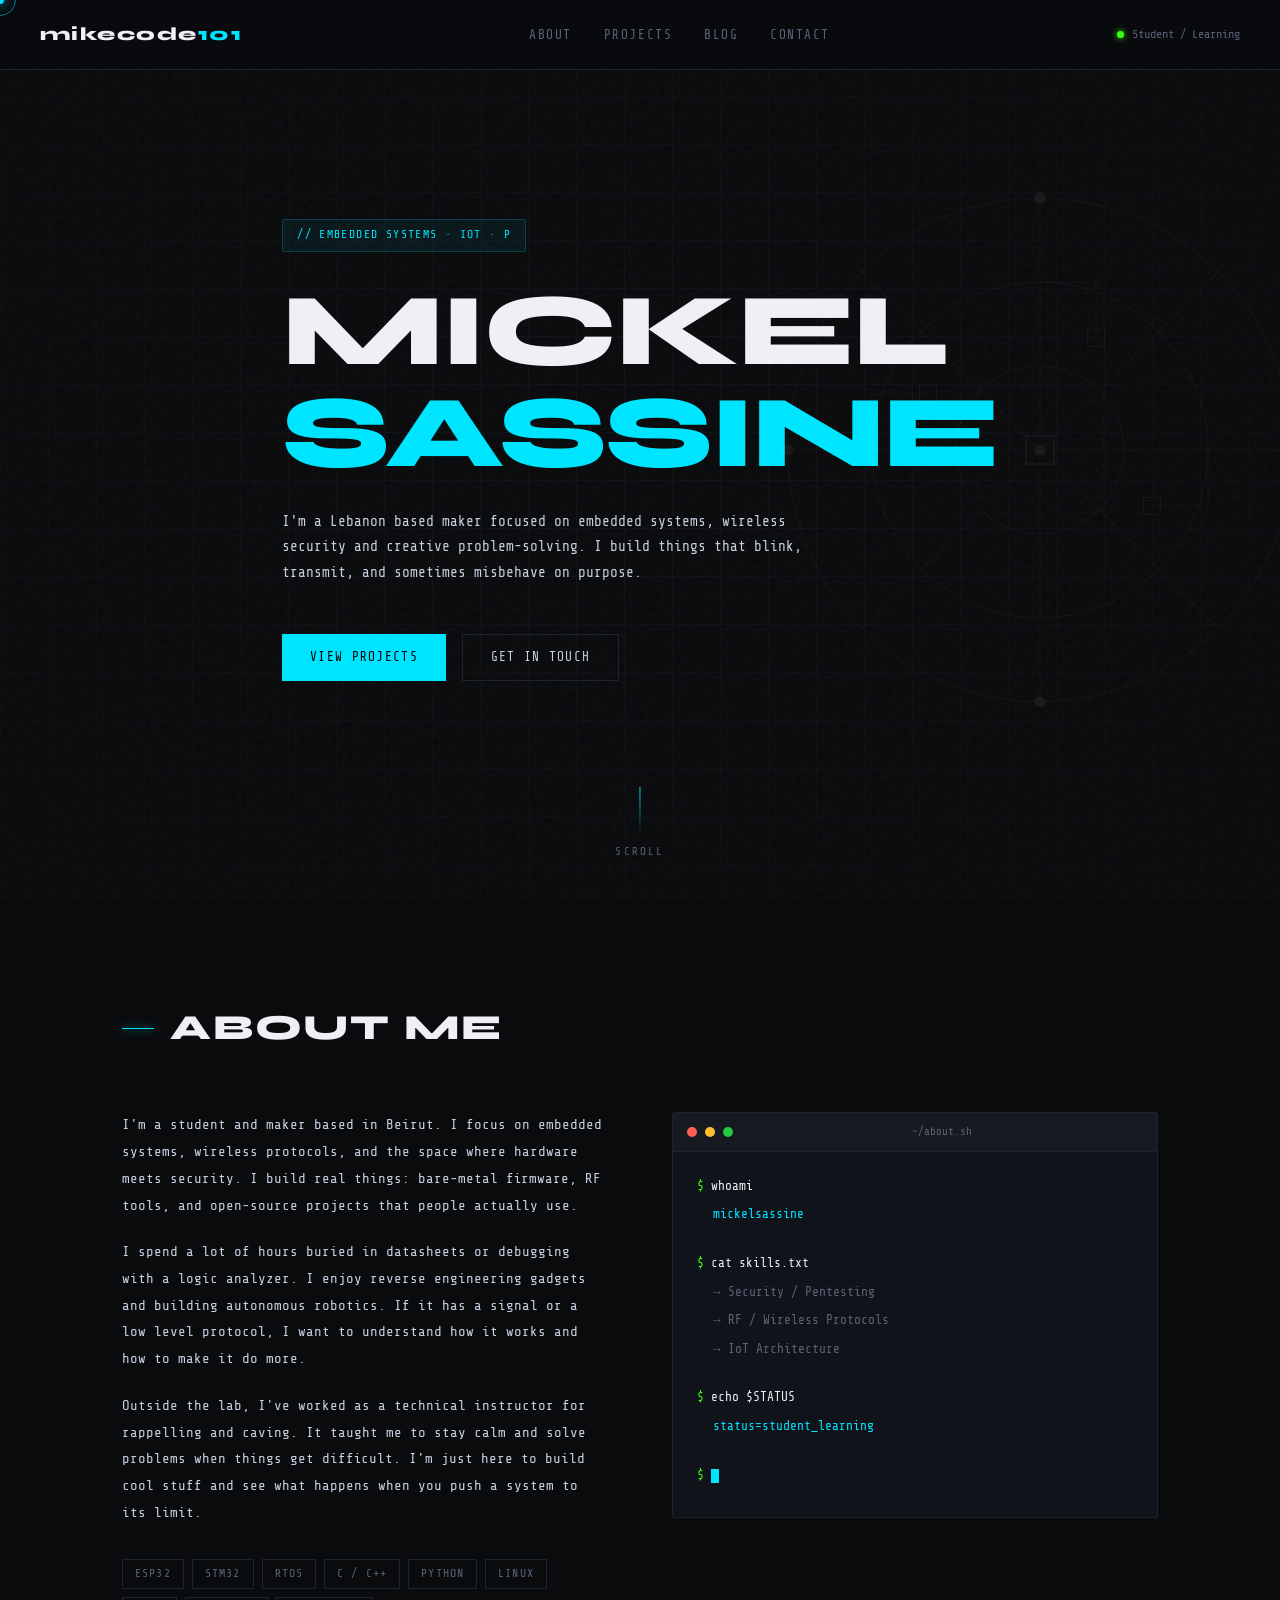
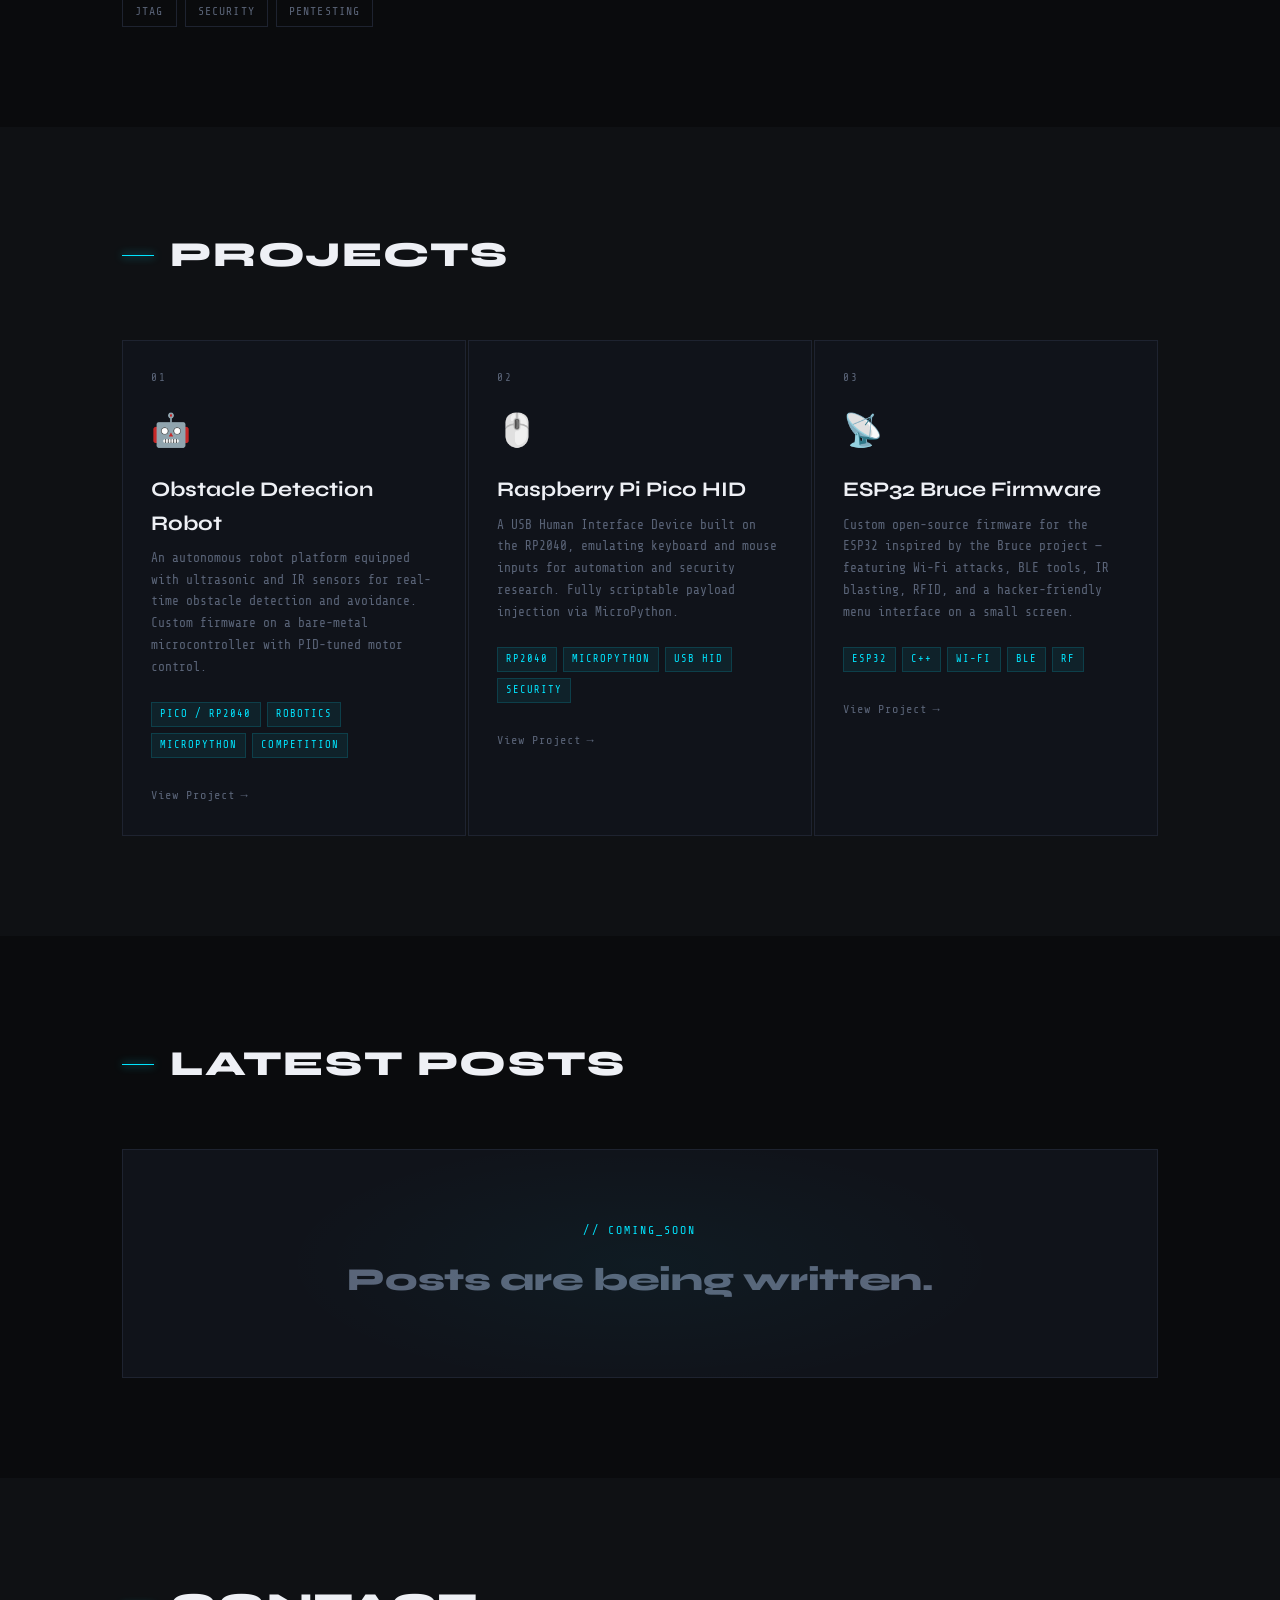
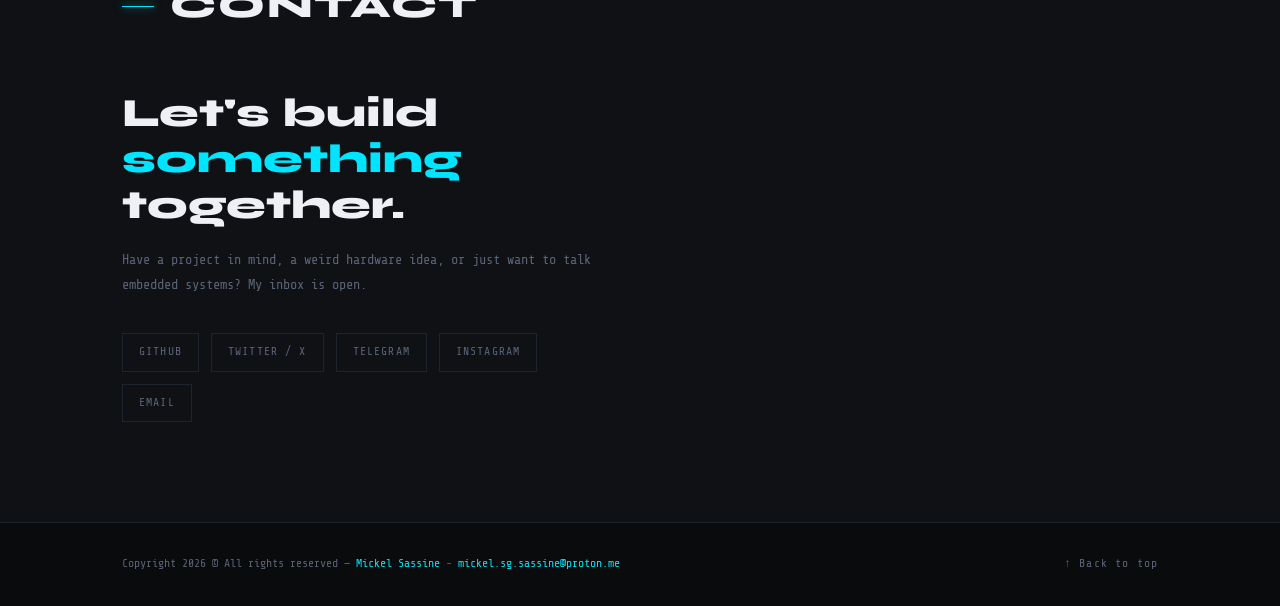
<file: index.html>
<!DOCTYPE html>
<html lang="en" dir="ltr">
<head>
  <meta charset="UTF-8" />
  <meta name="viewport" content="width=device-width, initial-scale=1.0" />
  <title>Mickel Sassine — Portfolio</title>
  <link rel="preconnect" href="https://fonts.googleapis.com" />
  <link rel="preconnect" href="https://fonts.gstatic.com" crossorigin />
  <link href="https://fonts.googleapis.com/css2?family=Share+Tech+Mono&family=Syne:wght@400;700;800&display=swap" rel="stylesheet" />
  <link rel="stylesheet" href="style.css" />
  <style>
    body { opacity: 0; transition: opacity 0.15s ease; }
    body.fonts-ready { opacity: 1; }
  </style>
  <script>
    document.fonts.ready.then(function() { document.body.classList.add('fonts-ready'); });
    setTimeout(function() { document.body.classList.add('fonts-ready'); }, 800);
  </script>
</head>
<body>

  <div id="cursor-dot"></div>
  <div id="cursor-ring"></div>
  <div class="grid-bg"></div>

  <div class="wrapper">

    <!-- NAV -->
    <nav>
      <a href="#" class="nav-logo">mikecode<span>101</span></a>
      <ul class="nav-links">
        <li><a href="#about">About</a></li>
        <li><a href="#projects">Projects</a></li>
        <li><a href="#blog">Blog</a></li>
        <li><a href="#contact">Contact</a></li>
      </ul>
      <div class="nav-right">
        <div class="nav-status">
          <span class="status-dot"></span>
          <span>Student / Learning</span>
        </div>
      </div>
      <button class="nav-hamburger" id="nav-hamburger" aria-label="Menu">
        <span></span><span></span><span></span>
      </button>
    </nav>

    <!-- MOBILE DRAWER -->
    <div class="mobile-menu" id="mobile-menu">
      <ul>
        <li><a href="#about"    data-mob="1">About</a></li>
        <li><a href="#projects" data-mob="1">Projects</a></li>
        <li><a href="#blog"     data-mob="1">Blog</a></li>
        <li><a href="#contact"  data-mob="1">Contact</a></li>
      </ul>
      <div class="mobile-menu-bottom">
        <div class="mobile-status">
          <span class="status-dot"></span>
          <span>Student / Learning</span>
        </div>
      </div>
    </div>

    <!-- HERO -->
    <section id="hero">
      <svg class="hero-circuit" viewBox="0 0 400 400" fill="none" xmlns="http://www.w3.org/2000/svg">
        <circle cx="200" cy="200" r="180" stroke="white" stroke-width="0.5"/>
        <circle cx="200" cy="200" r="120" stroke="white" stroke-width="0.5"/>
        <circle cx="200" cy="200" r="60" stroke="white" stroke-width="0.5"/>
        <line x1="20" y1="200" x2="380" y2="200" stroke="white" stroke-width="0.5"/>
        <line x1="200" y1="20" x2="200" y2="380" stroke="white" stroke-width="0.5"/>
        <line x1="72" y1="72" x2="328" y2="328" stroke="white" stroke-width="0.5"/>
        <line x1="328" y1="72" x2="72" y2="328" stroke="white" stroke-width="0.5"/>
        <rect x="190" y="190" width="20" height="20" stroke="white" stroke-width="1"/>
        <rect x="155" y="155" width="90" height="90" stroke="white" stroke-width="0.5" stroke-dasharray="4 4"/>
        <circle cx="200" cy="200" r="4" fill="white"/>
        <circle cx="20" cy="200" r="4" fill="white"/><circle cx="380" cy="200" r="4" fill="white"/>
        <circle cx="200" cy="20" r="4" fill="white"/><circle cx="200" cy="380" r="4" fill="white"/>
        <path d="M80 200 L80 160 L120 160" stroke="white" stroke-width="0.5"/>
        <path d="M320 200 L320 240 L280 240" stroke="white" stroke-width="0.5"/>
        <path d="M200 80 L240 80 L240 120" stroke="white" stroke-width="0.5"/>
        <rect x="114" y="154" width="12" height="12" stroke="white" stroke-width="0.5"/>
        <rect x="274" y="234" width="12" height="12" stroke="white" stroke-width="0.5"/>
        <rect x="234" y="114" width="12" height="12" stroke="white" stroke-width="0.5"/>
      </svg>
      <div class="container">
        <div class="hero-badge" id="hero-badge"></div>
        <h1 class="hero-name">MICKEL<br /><span class="accent">SASSINE</span></h1>
        <p class="hero-bio">I'm a Lebanon based maker focused on embedded systems, wireless security and creative problem-solving. I build things that blink, transmit, and sometimes misbehave  on purpose.</p>
        <div class="hero-ctas">
          <a href="#projects" class="btn-primary">View Projects</a>
          <a href="#contact"  class="btn-ghost">Get in Touch</a>
        </div>
      </div>
      <div class="scroll-hint">
        <div class="line"></div>
        <span>Scroll</span>
      </div>
    </section>

    <!-- ABOUT -->
    <section id="about">
      <div class="container">
        <div class="section-label reveal"><h2>About Me</h2></div>
        <div class="about-grid">
          <div class="about-text reveal">
            <p>I'm a student and maker based in Beirut. I focus on embedded systems, wireless protocols, and the space where hardware meets security. I build real things: bare-metal firmware, RF tools, and open-source projects that people actually use.</p>
            <p>I spend a lot of hours buried in datasheets or debugging with a logic analyzer. I enjoy reverse engineering gadgets and building autonomous robotics. If it has a signal or a low level protocol, I want to understand how it works and how to make it do more.</p>
            <p>Outside the lab, I've worked as a technical instructor for rappelling and caving. It taught me to stay calm and solve problems when things get difficult. I'm just here to build cool stuff and see what happens when you push a system to its limit.</p>
            <div class="skill-tags">
              <span class="skill-tag">ESP32</span><span class="skill-tag">STM32</span><span class="skill-tag">RTOS</span>
              <span class="skill-tag">C / C++</span><span class="skill-tag">Python</span>
              <span class="skill-tag">Linux</span><span class="skill-tag">JTAG</span>
              <span class="skill-tag">Security</span><span class="skill-tag">Pentesting</span>
            </div>
          </div>
          <div class="terminal reveal" style="transition-delay:.15s">
            <div class="terminal-bar">
              <span class="t-dot r"></span><span class="t-dot y"></span><span class="t-dot g"></span>
              <span class="terminal-title">~/about.sh</span>
            </div>
            <div class="terminal-body">
              <div class="terminal-line"><span class="t-prompt">$ </span><span class="t-cmd">whoami</span></div>
              <div class="terminal-line t-out hi">mickelsassine</div><br/>
              <div class="terminal-line"><span class="t-prompt">$ </span><span class="t-cmd">cat skills.txt</span></div>
              <div class="terminal-line t-out">→ Security / Pentesting</div>
              <div class="terminal-line t-out">→ RF / Wireless Protocols</div>
              <div class="terminal-line t-out">→ IoT Architecture</div><br/>
              <div class="terminal-line"><span class="t-prompt">$ </span><span class="t-cmd">echo $STATUS</span></div>
              <div class="terminal-line t-out hi">status=student_learning</div><br/>
              <div class="terminal-line"><span class="t-prompt">$ </span><span class="t-cursor"></span></div>
            </div>
          </div>
        </div>
      </div>
    </section>

    <!-- PROJECTS -->
    <section id="projects">
      <div class="container">
        <div class="section-label reveal"><h2>Projects</h2></div>
        <div class="projects-grid">
          <div class="project-card reveal" onclick="window.location.href='project-obstacle-robot.html'" style="cursor:pointer">
            <div class="project-num">01</div>
            <span class="project-icon">🤖</span>
            <div class="project-name">Obstacle Detection Robot</div>
            <p class="project-desc">An autonomous robot platform equipped with ultrasonic and IR sensors for real-time obstacle detection and avoidance. Custom firmware on a bare-metal microcontroller with PID-tuned motor control.</p>
            <div class="project-tags"><span class="project-tag">PICO / RP2040</span><span class="project-tag">Robotics</span><span class="project-tag">MICROPYTHON</span><span class="project-tag">COMPETITION</span></div>
            <a href="project-obstacle-robot.html" class="project-link">View Project</a>
          </div>
          <div class="project-card reveal" style="transition-delay:.1s;cursor:pointer" onclick="window.location.href='project-rpi-hid.html'">
            <div class="project-num">02</div>
            <span class="project-icon">🖱️</span>
            <div class="project-name">Raspberry Pi Pico HID</div>
            <p class="project-desc">A USB Human Interface Device built on the RP2040, emulating keyboard and mouse inputs for automation and security research. Fully scriptable payload injection via MicroPython.</p>
            <div class="project-tags"><span class="project-tag">RP2040</span><span class="project-tag">MicroPython</span><span class="project-tag">USB HID</span><span class="project-tag">Security</span></div>
            <a href="project-rpi-hid.html" class="project-link">View Project</a>
          </div>
          <div class="project-card reveal" style="transition-delay:.15s;cursor:pointer" onclick="window.location.href='project-esp32-bruce.html'">
            <div class="project-num">03</div>
            <span class="project-icon">📡</span>
            <div class="project-name">ESP32 Bruce Firmware</div>
            <p class="project-desc">Custom open-source firmware for the ESP32 inspired by the Bruce project — featuring Wi-Fi attacks, BLE tools, IR blasting, RFID, and a hacker-friendly menu interface on a small screen.</p>
            <div class="project-tags"><span class="project-tag">ESP32</span><span class="project-tag">C++</span><span class="project-tag">Wi-Fi</span><span class="project-tag">BLE</span><span class="project-tag">RF</span></div>
            <a href="project-esp32-bruce.html" class="project-link">View Project</a>
          </div>
        </div>
      </div>
    </section>

    <!-- BLOG -->
    <section id="blog">
      <div class="container">
        <div class="section-label reveal"><h2>Latest Posts</h2></div>
        <div class="blog-soon reveal">
          <div class="blog-soon-inner">
            <span class="blog-soon-label">// coming_soon</span>
            <p class="blog-soon-text">Posts are being written.</p>
          </div>
        </div>
      </div>
    </section>

    <!-- CONTACT -->
    <section id="contact">
      <div class="container">
        <div class="section-label reveal"><h2>Contact</h2></div>
        <div class="contact-grid">
          <div class="contact-info reveal">
            <h3>Let's build<br /><em>something</em><br />together.</h3>
            <p>Have a project in mind, a weird hardware idea, or just want to talk embedded systems? My inbox is open.</p>
            <div class="social-links">
              <a href="https://github.com/mikecode101" class="social-link">GitHub</a>
              <a href="https://x.com/mickelsass" class="social-link">Twitter / X</a>
              <a href="https://t.me/MickelSass" class="social-link">Telegram</a>
              <a href="https://instagram.com/mickel.sassine" class="social-link">Instagram</a>
              <a href="mailto:mickel.sg.sassine@proton.me" class="social-link">Email</a>
            </div>
        </div>
      </div>
    </section>

    <!-- FOOTER -->
    <footer>
      <div class="container">
        <div class="footer-inner">
          <span class="footer-copy">Copyright 2026 © All rights reserved — <a href="#">Mickel Sassine</a> - <a href="mailto:mickel.sg.sassine@proton.me">mickel.sg.sassine@proton.me</a></span>
          <a href="#hero" class="footer-back-top">↑ Back to top</a>
        </div>
      </div>
    </footer>

  </div>

<script src="script.js" defer></script>

</body>
</html>
</file>
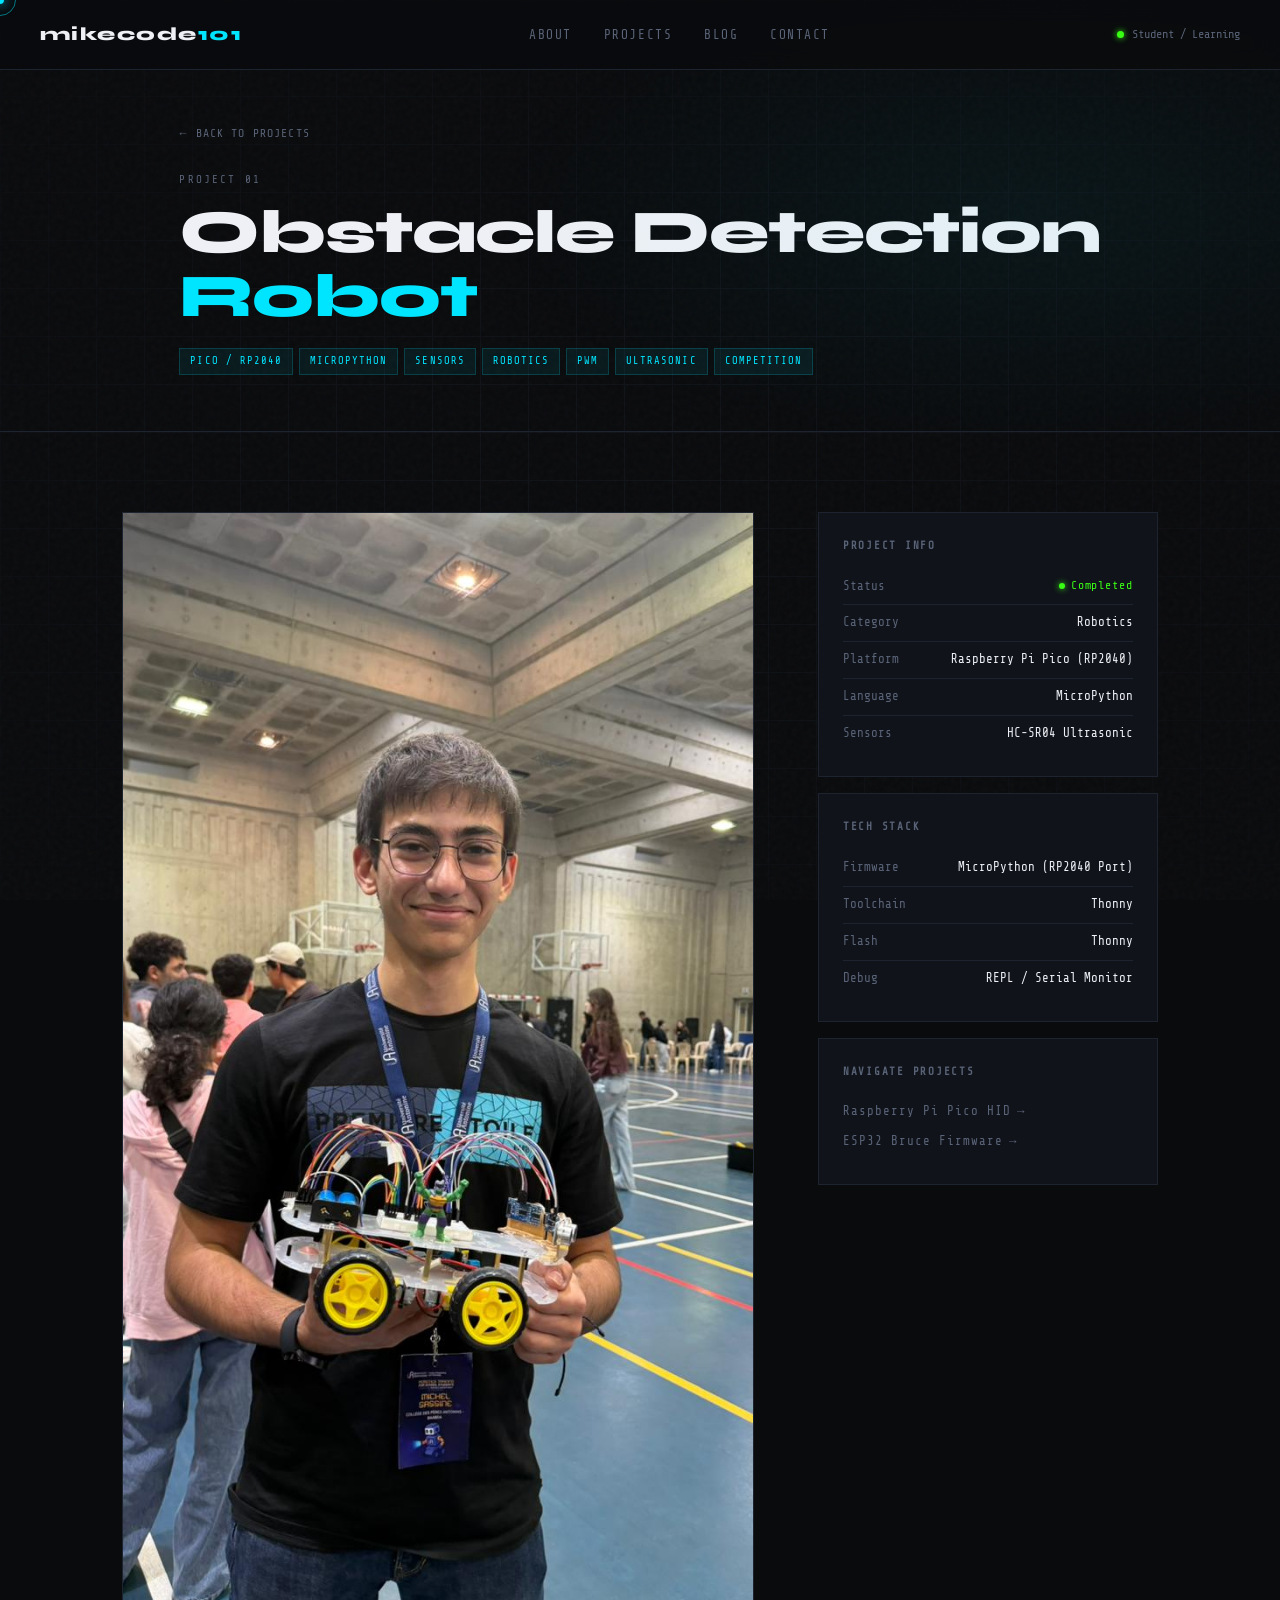
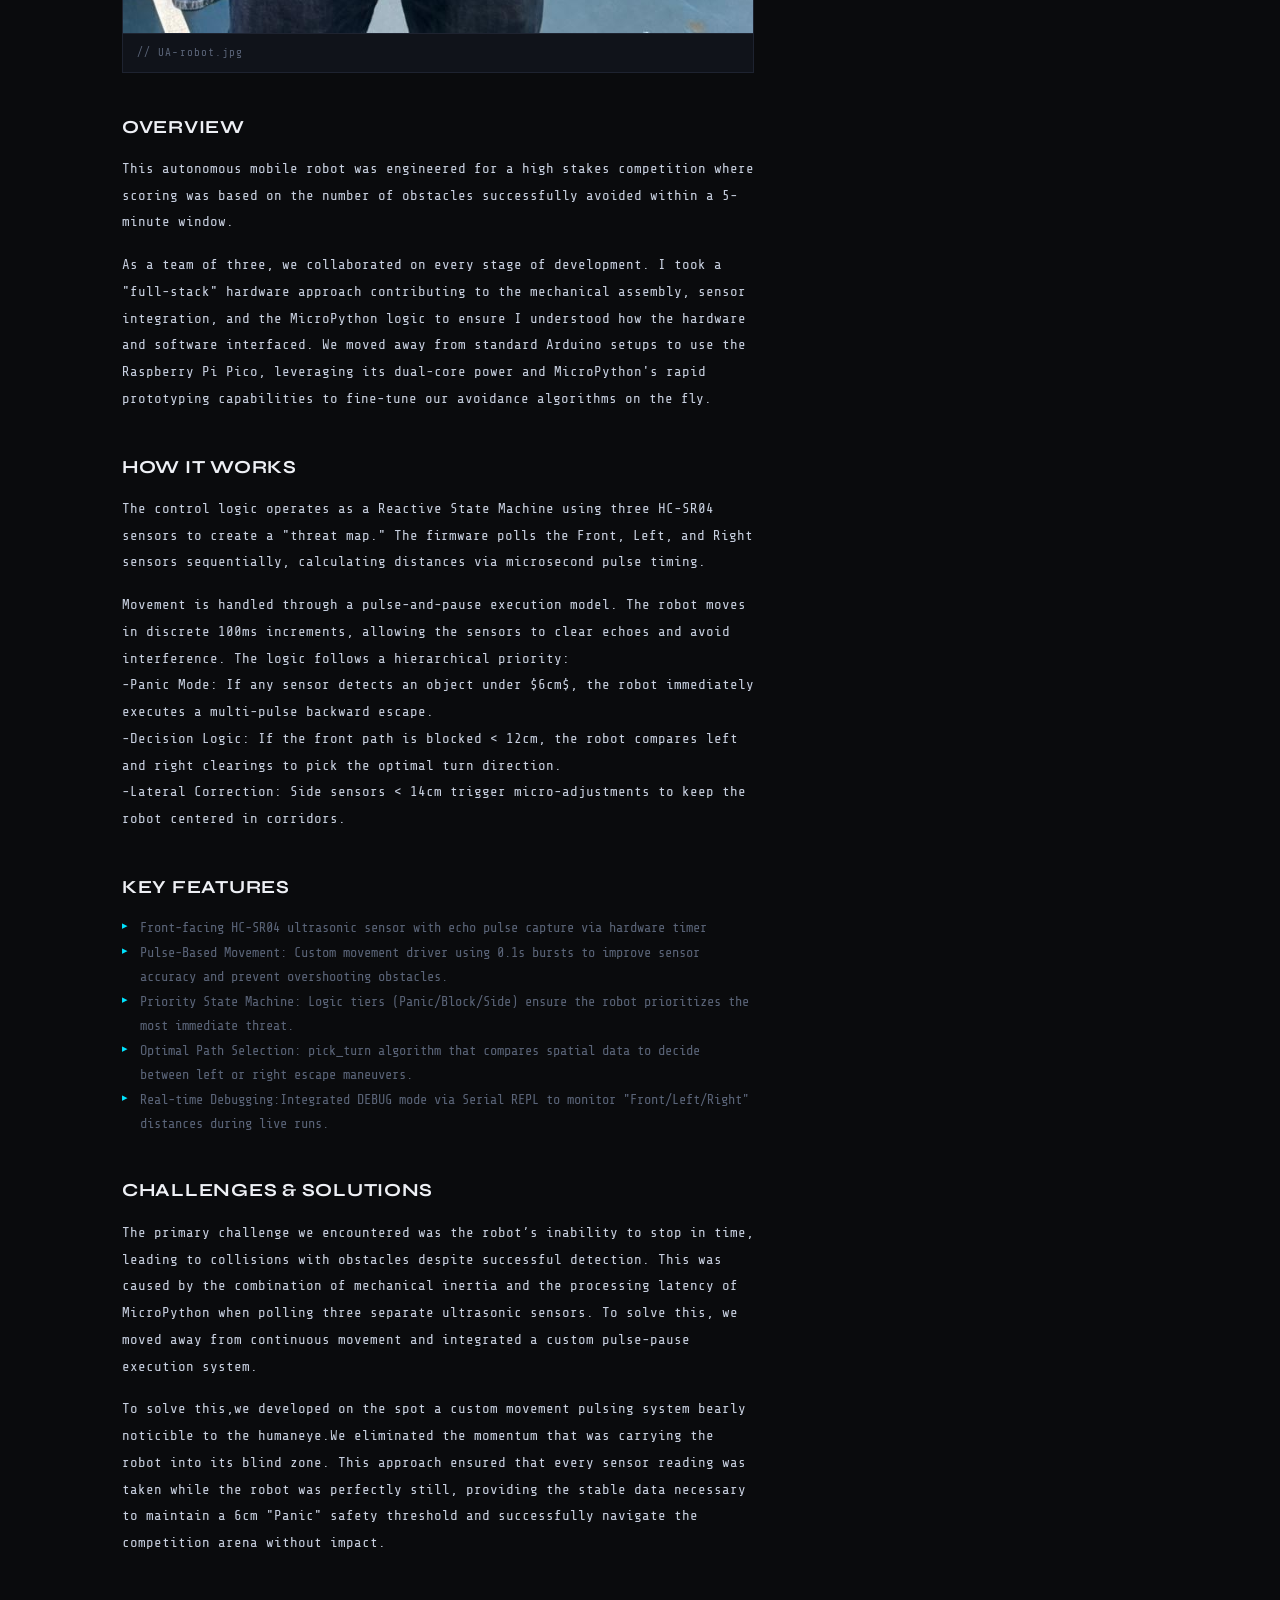
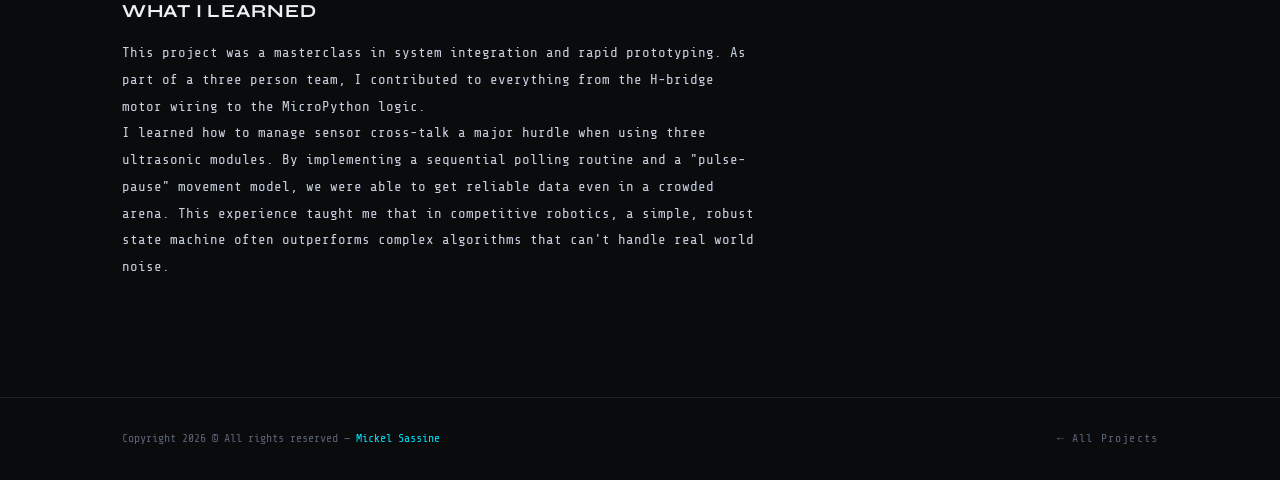
<file: project-obstacle-robot.html>
<!DOCTYPE html>
<html lang="en" dir="ltr">
<head>
  <meta charset="UTF-8" />
  <meta name="viewport" content="width=device-width, initial-scale=1.0" />
  <title>Obstacle Detection Robot — Portfolio</title>
  <link rel="preconnect" href="https://fonts.googleapis.com" />
  <link rel="preconnect" href="https://fonts.gstatic.com" crossorigin />
  <link href="https://fonts.googleapis.com/css2?family=Share+Tech+Mono&family=Syne:wght@400;700;800&family=Noto+Sans+Arabic:wght@300;400;700&display=swap" rel="stylesheet" />
  <link rel="stylesheet" href="style.css" />
  <link rel="stylesheet" href="project-detail.css" />
</head>
<body>

  <div id="cursor-dot"></div>
  <div id="cursor-ring"></div>
  <div class="grid-bg"></div>

  <div class="wrapper">

    <!-- NAV -->
    <nav>
      <a href="index.html" class="nav-logo">mikecode<span>101</span></a>
      <ul class="nav-links">
        <li><a href="index.html#about">About</a></li>
        <li><a href="index.html#projects">Projects</a></li>
        <li><a href="index.html#blog">Blog</a></li>
        <li><a href="index.html#contact">Contact</a></li>
      </ul>
      <div class="nav-right">
        <div class="nav-status">
          <span class="status-dot"></span>
          <span>Student / Learning</span>
        </div>
      </div>
      <button class="nav-hamburger" id="nav-hamburger" aria-label="Menu">
        <span></span><span></span><span></span>
      </button>
    </nav>

    <!-- MOBILE DRAWER -->
    <div class="mobile-menu" id="mobile-menu">
      <ul>
        <li><a href="index.html#about"    data-mob="1">About</a></li>
        <li><a href="index.html#projects" data-mob="1">Projects</a></li>
        <li><a href="index.html#blog"     data-mob="1">Blog</a></li>
        <li><a href="index.html#contact"  data-mob="1">Contact</a></li>
      </ul>
    </div>

    <!-- DETAIL HERO -->
    <section class="detail-hero">
      <div class="container">
        <a href="index.html#projects" class="detail-back"> Back to Projects</a>
        <div class="detail-num">Project 01</div>
        <h1 class="detail-title">Obstacle Detection<br /><span class="accent">Robot</span></h1>
        <div class="detail-tags">
          <span class="detail-tag">PICO / RP2040</span>
          <span class="detail-tag">MICROPYTHON</span>
          <span class="detail-tag">Sensors</span>
          <span class="detail-tag">Robotics</span>
          <span class="detail-tag">PWM</span>
          <span class="detail-tag">Ultrasonic</span>
          <span class="detail-tag">COMPETITION</span>
        </div>
      </div>
    </section>

    <!-- DETAIL BODY -->
    <div class="detail-body">
      <div class="container">
        <div class="detail-grid">

          <!-- MAIN CONTENT -->
          <div class="detail-content">

            <!-- Project image -->
            <div class="detail-image-wrap" style="margin-bottom: 40px;">
              <img src="resources/UA-robot.jpg" alt="Obstacle Detection Robot" />
              <div class="detail-image-caption">// UA-robot.jpg</div>
            </div>

            <h2>Overview</h2>
            <p>This autonomous mobile robot was engineered for a high stakes competition where scoring was based on the number of obstacles successfully avoided within a 5-minute window.</p>
            <p>As a team of three, we collaborated on every stage of development. I took a "full-stack" hardware approach contributing to the mechanical assembly, sensor integration, and the MicroPython logic to ensure I understood how the hardware and software interfaced. We moved away from standard Arduino setups to use the Raspberry Pi Pico, leveraging its dual-core power and MicroPython's rapid prototyping capabilities to fine-tune our avoidance algorithms on the fly.</p>

            <h2>How It Works</h2>
            <p>The control logic operates as a Reactive State Machine using three HC-SR04 sensors to create a "threat map." The firmware polls the Front, Left, and Right sensors sequentially, calculating distances via microsecond pulse timing.</p>
            <p>Movement is handled through a pulse-and-pause execution model. The robot moves in discrete 100ms increments, allowing the sensors to clear echoes and avoid interference. The logic follows a hierarchical priority:</br>-Panic Mode: If any sensor detects an object under $6cm$, the robot immediately executes a multi-pulse backward escape.</br>-Decision Logic: If the front path is blocked &lt; 12cm, the robot compares left and right clearings to pick the optimal turn direction.</br>-Lateral Correction: Side sensors &lt; 14cm trigger micro-adjustments to keep the robot centered in corridors.</p>
           

            <h2>Key Features</h2>
            <ul>
              <li>Front-facing HC-SR04 ultrasonic sensor with echo pulse capture via hardware timer</li>
              <li>Pulse-Based Movement: Custom movement driver using 0.1s bursts to improve sensor accuracy and prevent overshooting obstacles.</li>
              <li>Priority State Machine: Logic tiers (Panic/Block/Side) ensure the robot prioritizes the most immediate threat.</li>
              <li>Optimal Path Selection: pick_turn algorithm that compares spatial data to decide between left or right escape maneuvers.</li>
              <li>Real-time Debugging:Integrated DEBUG mode via Serial REPL to monitor "Front/Left/Right" distances during live runs.</li>
            </ul>

            <h2>Challenges &amp; Solutions</h2>
            <p>The primary challenge we encountered was the robot’s inability to stop in time, leading to collisions with obstacles despite successful detection. This was caused by the combination of mechanical inertia and the processing latency of MicroPython when polling three separate ultrasonic sensors. To solve this, we moved away from continuous movement and integrated a custom pulse-pause execution system.</p>
            <p>To solve this,we developed on the spot a custom movement pulsing system bearly noticible to the humaneye.We eliminated the momentum that was carrying the robot into its blind zone. This approach ensured that every sensor reading was taken while the robot was perfectly still, providing the stable data necessary to maintain a 6cm "Panic" safety threshold and successfully navigate the competition arena without impact.</p>

            <h2>What I Learned</h2>
            <p>This project was a masterclass in system integration and rapid prototyping. As part of a three person team, I contributed to everything from the H-bridge motor wiring to the MicroPython logic.</br>I learned how to manage sensor cross-talk a major hurdle when using three ultrasonic modules. By implementing a sequential polling routine and a "pulse-pause" movement model, we were able to get reliable data even in a crowded arena. This experience taught me that in competitive robotics, a simple, robust state machine often outperforms complex algorithms that can't handle real world noise.</p>
          </div>

          <!-- SIDEBAR -->
          <aside class="detail-sidebar">
            <div class="detail-sidebar-block">
              <h3>Project Info</h3>
              <div class="detail-meta-row">
                <span class="detail-meta-key">Status</span>
                <span class="detail-status-badge">Completed</span>
              </div>
              <div class="detail-meta-row">
                <span class="detail-meta-key">Category</span>
                <span class="detail-meta-val">Robotics</span>
              </div>
              <div class="detail-meta-row">
                <span class="detail-meta-key">Platform</span>
                <span class="detail-meta-val">Raspberry Pi Pico (RP2040)</span>
              </div>
              <div class="detail-meta-row">
                <span class="detail-meta-key">Language</span>
                <span class="detail-meta-val">MicroPython</span>
              </div>
              <div class="detail-meta-row">
                <span class="detail-meta-key">Sensors</span>
                <span class="detail-meta-val">HC-SR04 Ultrasonic</span>
              </div>
            </div>

            <div class="detail-sidebar-block">
              <h3>Tech Stack</h3>
              <div class="detail-meta-row">
                <span class="detail-meta-key">Firmware</span>
                <span class="detail-meta-val">MicroPython (RP2040 Port)</span>
              </div>
              <div class="detail-meta-row">
                <span class="detail-meta-key">Toolchain</span>
                <span class="detail-meta-val">Thonny</span>
              </div>
              <div class="detail-meta-row">
                <span class="detail-meta-key">Flash</span>
                <span class="detail-meta-val">Thonny</span>
              </div>
              <div class="detail-meta-row">
                <span class="detail-meta-key">Debug</span>
                <span class="detail-meta-val">REPL / Serial Monitor</span>
              </div>
            </div>

            <div class="detail-sidebar-block">
              <h3>Navigate Projects</h3>
              <div class="detail-meta-row" style="flex-direction:column; align-items:flex-start; gap:10px;">
                <a href="project-rpi-hid.html" class="project-link" style="font-size:.78rem;">Raspberry Pi Pico HID</a>
                <a href="project-esp32-bruce.html" class="project-link" style="font-size:.78rem;">ESP32 Bruce Firmware</a>
              </div>
            </div>
          </aside>

        </div>
      </div>
    </div>

    <!-- FOOTER -->
    <footer>
      <div class="container">
        <div class="footer-inner">
          <span class="footer-copy">Copyright 2026 © All rights reserved — <a href="index.html">Mickel Sassine</a></span>
          <a href="index.html#projects" class="footer-back-top">← All Projects</a>
        </div>
      </div>
    </footer>

  </div>

<script>
  // Cursor
  const dot = document.getElementById('cursor-dot');
  const ring = document.getElementById('cursor-ring');
  let mx=0,my=0,rx=0,ry=0;
  document.addEventListener('mousemove', e => {
    mx=e.clientX; my=e.clientY;
    dot.style.left=mx+'px'; dot.style.top=my+'px';
    dot.style.opacity='1'; ring.style.opacity='0.5';
  });
  (function animRing(){rx+=(mx-rx)*.12;ry+=(my-ry)*.12;ring.style.left=rx+'px';ring.style.top=ry+'px';requestAnimationFrame(animRing);})();

  // Hamburger
  const hamburger = document.getElementById('nav-hamburger');
  const mobileMenu = document.getElementById('mobile-menu');
  hamburger.addEventListener('click', () => {
    const open = hamburger.classList.toggle('open');
    mobileMenu.classList.toggle('open', open);
  });
  mobileMenu.querySelectorAll('a[data-mob]').forEach(a => {
    a.addEventListener('click', () => {
      hamburger.classList.remove('open');
      mobileMenu.classList.remove('open');
    });
  });

  // Hover cursor effect
  document.querySelectorAll('a,button').forEach(el=>{
    el.addEventListener('mouseenter',()=>{ring.style.width='48px';ring.style.height='48px';ring.style.borderColor='var(--accent2)';dot.style.background='var(--accent2)';});
    el.addEventListener('mouseleave',()=>{ring.style.width='32px';ring.style.height='32px';ring.style.borderColor='var(--accent)';dot.style.background='var(--accent)';});
  });

  // Reveal
  const revealObs = new IntersectionObserver(entries => {
    entries.forEach(e => { if (e.isIntersecting) e.target.classList.add('visible'); });
  }, { threshold: 0.1 });
  document.querySelectorAll('.reveal').forEach(el => revealObs.observe(el));
</script>

</body>
</html>
</file>
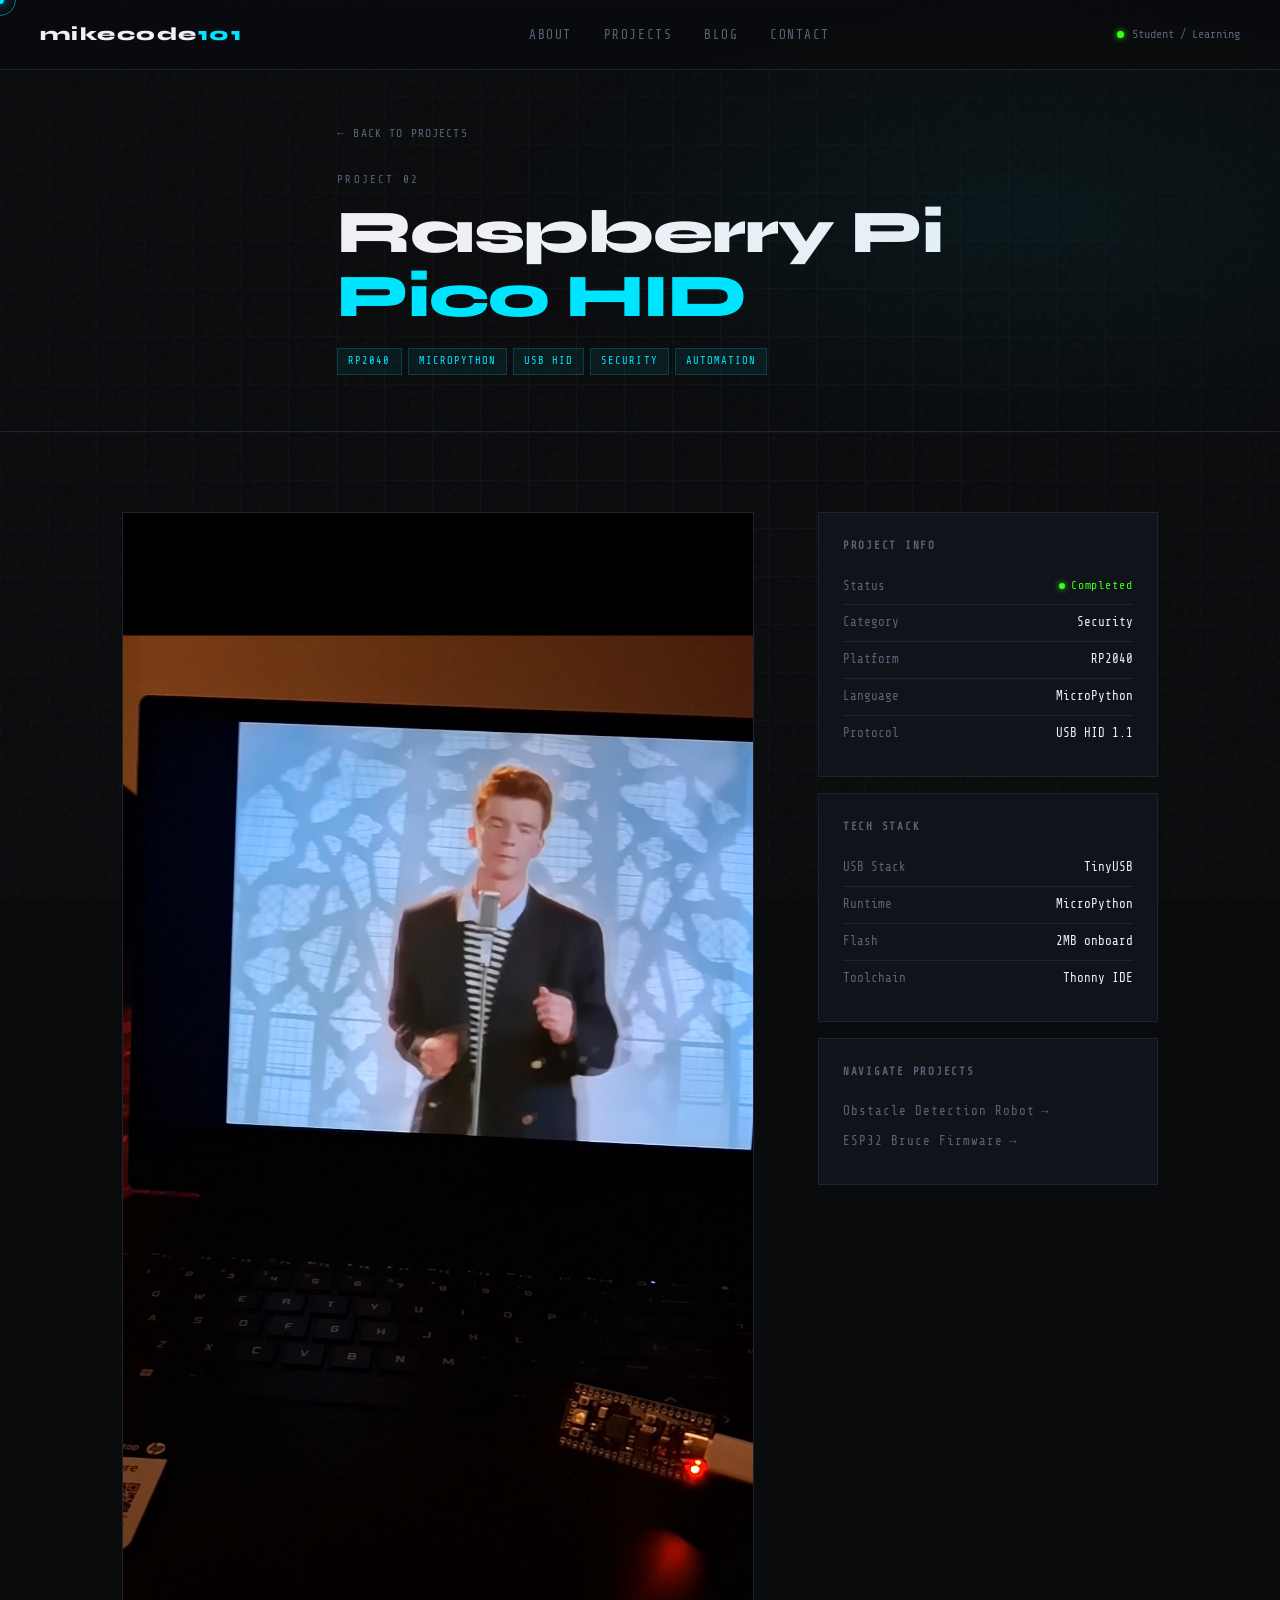
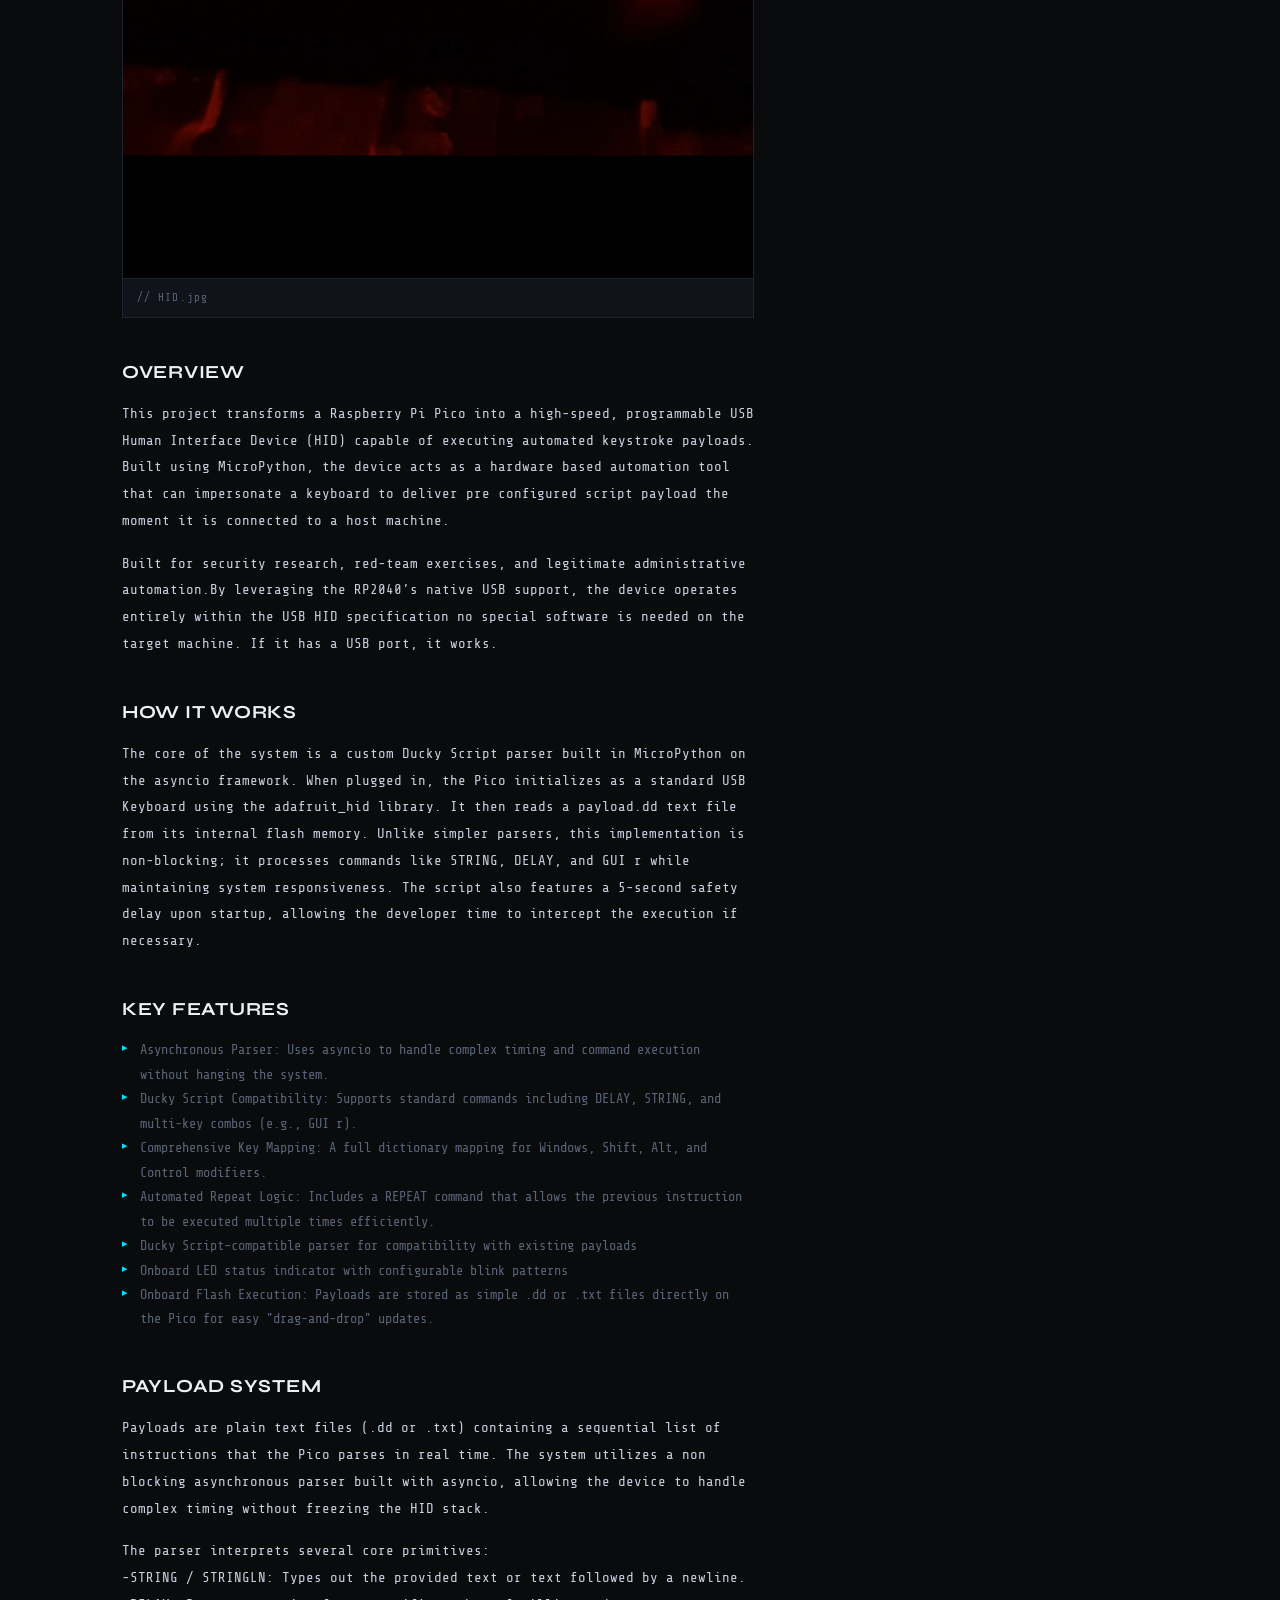
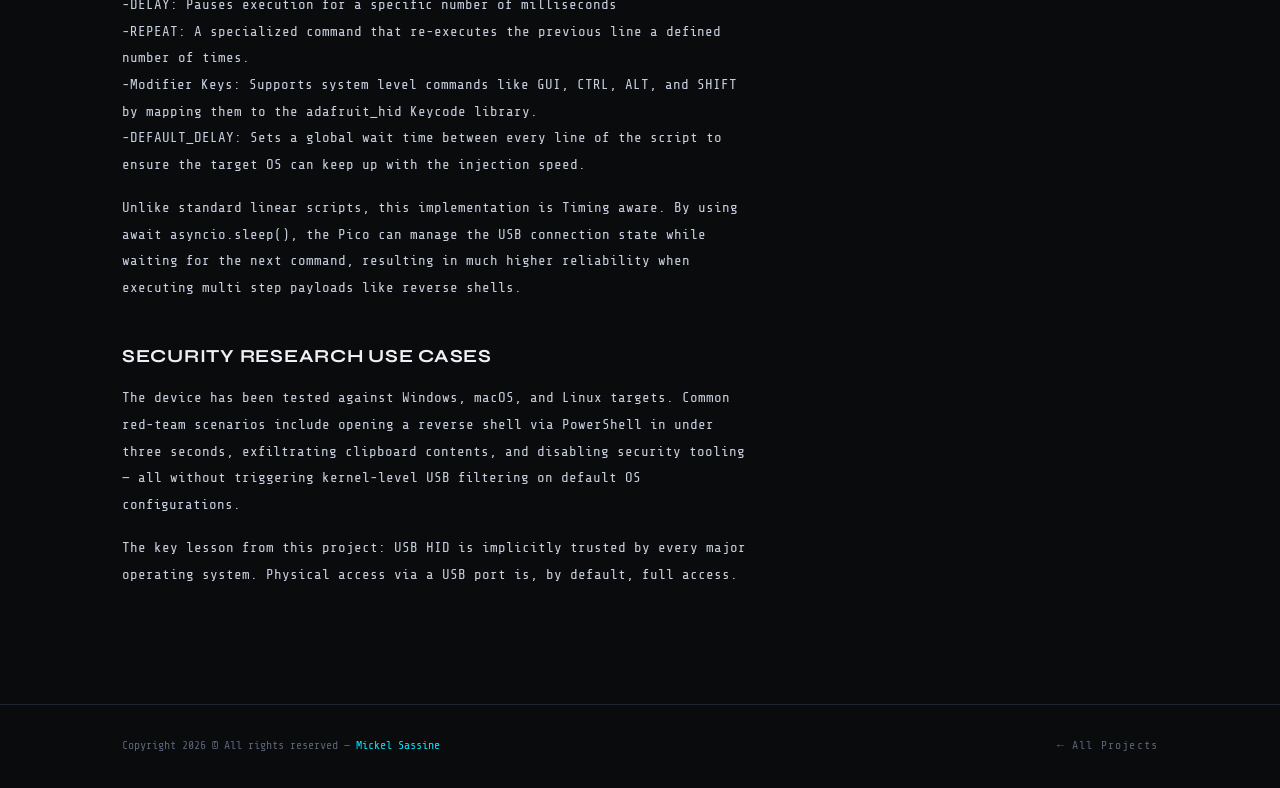
<file: project-rpi-hid.html>
<!DOCTYPE html>
<html lang="en" dir="ltr">
<head>
  <meta charset="UTF-8" />
  <meta name="viewport" content="width=device-width, initial-scale=1.0" />
  <title>Raspberry Pi Pico HID — Portfolio</title>
  <link rel="preconnect" href="https://fonts.googleapis.com" />
  <link rel="preconnect" href="https://fonts.gstatic.com" crossorigin />
  <link href="https://fonts.googleapis.com/css2?family=Share+Tech+Mono&family=Syne:wght@400;700;800&family=Noto+Sans+Arabic:wght@300;400;700&display=swap" rel="stylesheet" />
  <link rel="stylesheet" href="style.css" />
  <link rel="stylesheet" href="project-detail.css" />
</head>
<body>

  <div id="cursor-dot"></div>
  <div id="cursor-ring"></div>
  <div class="grid-bg"></div>

  <div class="wrapper">

    <!-- NAV -->
    <nav>
      <a href="index.html" class="nav-logo">mikecode<span>101</span></a>
      <ul class="nav-links">
        <li><a href="index.html#about">About</a></li>
        <li><a href="index.html#projects">Projects</a></li>
        <li><a href="index.html#blog">Blog</a></li>
        <li><a href="index.html#contact">Contact</a></li>
      </ul>
      <div class="nav-right">
        <div class="nav-status">
          <span class="status-dot"></span>
          <span>Student / Learning</span>
        </div>
      </div>
      <button class="nav-hamburger" id="nav-hamburger" aria-label="Menu">
        <span></span><span></span><span></span>
      </button>
    </nav>

    <!-- MOBILE DRAWER -->
    <div class="mobile-menu" id="mobile-menu">
      <ul>
        <li><a href="index.html#about"    data-mob="1">About</a></li>
        <li><a href="index.html#projects" data-mob="1">Projects</a></li>
        <li><a href="index.html#blog"     data-mob="1">Blog</a></li>
        <li><a href="index.html#contact"  data-mob="1">Contact</a></li>
      </ul>
    </div>

    <!-- DETAIL HERO -->
    <section class="detail-hero">
      <div class="container">
        <a href="index.html#projects" class="detail-back"> Back to Projects</a>
        <div class="detail-num">Project 02</div>
        <h1 class="detail-title">Raspberry Pi<br /><span class="accent">Pico HID</span></h1>
        <div class="detail-tags">
          <span class="detail-tag">RP2040</span>
          <span class="detail-tag">MicroPython</span>
          <span class="detail-tag">USB HID</span>
          <span class="detail-tag">Security</span>
          <span class="detail-tag">Automation</span>
        </div>
      </div>
    </section>

    <!-- DETAIL BODY -->
    <div class="detail-body">
      <div class="container">
        <div class="detail-grid">

          <!-- MAIN CONTENT -->
          <div class="detail-content">

            <!-- Project image -->
            <div class="detail-image-wrap" style="margin-bottom: 40px;">
              <img src="resources/HID.jpg" alt="HID" />
              <div class="detail-image-caption">// HID.jpg</div>
            </div>


            <h2>Overview</h2>
            <p>This project transforms a Raspberry Pi Pico into a high-speed, programmable USB Human Interface Device (HID) capable of executing automated keystroke payloads. Built using MicroPython, the device acts as a hardware based automation tool that can impersonate a keyboard to deliver pre configured script payload the moment it is connected to a host machine.</p>
            <p>Built for security research, red-team exercises, and legitimate administrative automation.By leveraging the RP2040’s native USB support, the device operates entirely within the USB HID specification no special software is needed on the target machine. If it has a USB port, it works.</p>

            <h2>How It Works</h2>
            <p>The core of the system is a custom Ducky Script parser built in MicroPython on the asyncio framework. When plugged in, the Pico initializes as a standard USB Keyboard using the adafruit_hid library. It then reads a payload.dd text file from its internal flash memory. Unlike simpler parsers, this implementation is non-blocking; it processes commands like STRING, DELAY, and GUI r while maintaining system responsiveness. The script also features a 5-second safety delay upon startup, allowing the developer time to intercept the execution if necessary.</p>

            <h2>Key Features</h2>
            <ul>
              <li>Asynchronous Parser: Uses asyncio to handle complex timing and command execution without hanging the system.</li>
              <li>Ducky Script Compatibility: Supports standard commands including DELAY, STRING, and multi-key combos (e.g., GUI r).</li>
              <li>Comprehensive Key Mapping: A full dictionary mapping for Windows, Shift, Alt, and Control modifiers.</li>
              <li>Automated Repeat Logic: Includes a REPEAT command that allows the previous instruction to be executed multiple times efficiently.</li>
              <li>Ducky Script–compatible parser for compatibility with existing payloads</li>
              <li>Onboard LED status indicator with configurable blink patterns</li>
              <li>Onboard Flash Execution: Payloads are stored as simple .dd or .txt files directly on the Pico for easy "drag-and-drop" updates.</li>
            </ul>

            <h2>Payload System</h2>
            <p>Payloads are plain text files (.dd or .txt) containing a sequential list of instructions that the Pico parses in real time. The system utilizes a non blocking asynchronous parser built with asyncio, allowing the device to handle complex timing without freezing the HID stack.</p>
            <p>The parser interprets several core primitives:</br>-STRING / STRINGLN: Types out the provided text or text followed by a newline.</br>-DELAY: Pauses execution for a specific number of milliseconds</br>-REPEAT: A specialized command that re-executes the previous line a defined number of times.</br>-Modifier Keys: Supports system level commands like GUI, CTRL, ALT, and SHIFT by mapping them to the adafruit_hid Keycode library.</br>-DEFAULT_DELAY: Sets a global wait time between every line of the script to ensure the target OS can keep up with the injection speed.</p>
            <p>Unlike standard linear scripts, this implementation is Timing aware. By using await asyncio.sleep(), the Pico can manage the USB connection state while waiting for the next command, resulting in much higher reliability when executing multi step payloads like reverse shells.</p>

            <h2>Security Research Use Cases</h2>
            <p>The device has been tested against Windows, macOS, and Linux targets. Common red-team scenarios include opening a reverse shell via PowerShell in under three seconds, exfiltrating clipboard contents, and disabling security tooling — all without triggering kernel-level USB filtering on default OS configurations.</p>
            <p>The key lesson from this project: USB HID is implicitly trusted by every major operating system. Physical access via a USB port is, by default, full access.</p>
          </div>

          <!-- SIDEBAR -->
          <aside class="detail-sidebar">
            <div class="detail-sidebar-block">
              <h3>Project Info</h3>
              <div class="detail-meta-row">
                <span class="detail-meta-key">Status</span>
                <span class="detail-status-badge">Completed</span>
              </div>
              <div class="detail-meta-row">
                <span class="detail-meta-key">Category</span>
                <span class="detail-meta-val">Security</span>
              </div>
              <div class="detail-meta-row">
                <span class="detail-meta-key">Platform</span>
                <span class="detail-meta-val">RP2040</span>
              </div>
              <div class="detail-meta-row">
                <span class="detail-meta-key">Language</span>
                <span class="detail-meta-val">MicroPython</span>
              </div>
              <div class="detail-meta-row">
                <span class="detail-meta-key">Protocol</span>
                <span class="detail-meta-val">USB HID 1.1</span>
              </div>
            </div>

            <div class="detail-sidebar-block">
              <h3>Tech Stack</h3>
              <div class="detail-meta-row">
                <span class="detail-meta-key">USB Stack</span>
                <span class="detail-meta-val">TinyUSB</span>
              </div>
              <div class="detail-meta-row">
                <span class="detail-meta-key">Runtime</span>
                <span class="detail-meta-val">MicroPython</span>
              </div>
              <div class="detail-meta-row">
                <span class="detail-meta-key">Flash</span>
                <span class="detail-meta-val">2MB onboard</span>
              </div>
              <div class="detail-meta-row">
                <span class="detail-meta-key">Toolchain</span>
                <span class="detail-meta-val">Thonny IDE</span>
              </div>
            </div>

            <div class="detail-sidebar-block">
              <h3>Navigate Projects</h3>
              <div class="detail-meta-row" style="flex-direction:column; align-items:flex-start; gap:10px;">
                <a href="project-obstacle-robot.html" class="project-link" style="font-size:.78rem;">Obstacle Detection Robot</a>
                <a href="project-esp32-bruce.html" class="project-link" style="font-size:.78rem;">ESP32 Bruce Firmware</a>
              </div>
            </div>
          </aside>

        </div>
      </div>
    </div>

    <!-- FOOTER -->
    <footer>
      <div class="container">
        <div class="footer-inner">
          <span class="footer-copy">Copyright 2026 © All rights reserved — <a href="index.html">Mickel Sassine</a></span>
          <a href="index.html#projects" class="footer-back-top">← All Projects</a>
        </div>
      </div>
    </footer>

  </div>

<script>
  const dot = document.getElementById('cursor-dot');
  const ring = document.getElementById('cursor-ring');
  let mx=0,my=0,rx=0,ry=0;
  document.addEventListener('mousemove', e => {
    mx=e.clientX; my=e.clientY;
    dot.style.left=mx+'px'; dot.style.top=my+'px';
    dot.style.opacity='1'; ring.style.opacity='0.5';
  });
  (function animRing(){rx+=(mx-rx)*.12;ry+=(my-ry)*.12;ring.style.left=rx+'px';ring.style.top=ry+'px';requestAnimationFrame(animRing);})();

  const hamburger = document.getElementById('nav-hamburger');
  const mobileMenu = document.getElementById('mobile-menu');
  hamburger.addEventListener('click', () => {
    const open = hamburger.classList.toggle('open');
    mobileMenu.classList.toggle('open', open);
  });
  mobileMenu.querySelectorAll('a[data-mob]').forEach(a => {
    a.addEventListener('click', () => {
      hamburger.classList.remove('open');
      mobileMenu.classList.remove('open');
    });
  });

  document.querySelectorAll('a,button').forEach(el=>{
    el.addEventListener('mouseenter',()=>{ring.style.width='48px';ring.style.height='48px';ring.style.borderColor='var(--accent2)';dot.style.background='var(--accent2)';});
    el.addEventListener('mouseleave',()=>{ring.style.width='32px';ring.style.height='32px';ring.style.borderColor='var(--accent)';dot.style.background='var(--accent)';});
  });
</script>

</body>
</html>
</file>
<file: style.css>
*, *::before, *::after { box-sizing: border-box; margin: 0; padding: 0; }

    :root {
      --bg:          #0a0b0d;
      --bg2:         #0f1114;
      --bg3:         #141720;
      --border:      #1e2330;
      --accent:      #00e5ff;
      --accent2:     #39ff14;
      --text:        #c8d0e0;
      --text-dim:    #5a6478;
      --text-bright: #eef0f5;
      --card-bg:     #10131a;
      --mono: 'Share Tech Mono', monospace;
      --display: 'Syne', sans-serif;
    }

    html { scroll-behavior: smooth; }

    body {
      background: var(--bg);
      color: var(--text);
      font-family: var(--mono);
      line-height: 1.6;
      overflow-x: hidden;
      cursor: none;
    }

    /* Force custom cursor everywhere — overrides browser default pointer on a/button */
    *, *::before, *::after { cursor: none !important; }

    /* Arabic font overrides */
    html[lang="ar"] body { font-family: var(--arabic); }
    html[lang="ar"] .section-label h2,
    html[lang="ar"] .hero-name,
    html[lang="ar"] .project-name,
    html[lang="ar"] .blog-title,
    html[lang="ar"] .contact-info h3,
    html[lang="ar"] .nav-logo { font-family: var(--arabic); letter-spacing: 0; }
    html[lang="ar"] .nav-links a,
    html[lang="ar"] .btn-primary,
    html[lang="ar"] .btn-ghost,
    html[lang="ar"] .form-submit,
    html[lang="ar"] .stat-label,
    html[lang="ar"] .form-label,
    html[lang="ar"] .form-input,
    html[lang="ar"] .form-textarea,
    html[lang="ar"] .project-link,
    html[lang="ar"] .hero-badge,
    html[lang="ar"] .hero-bio,
    html[lang="ar"] .about-text p,
    html[lang="ar"] .project-desc,
    html[lang="ar"] .blog-excerpt,
    html[lang="ar"] .blog-date,
    html[lang="ar"] .contact-info p,
    html[lang="ar"] .footer-copy,
    html[lang="ar"] .nav-status { font-family: var(--arabic); letter-spacing: 0; text-transform: none; }

    /* RTL adjustments */
    html[dir="rtl"] .section-label { flex-direction: row-reverse; }
    html[dir="rtl"] .section-label::before { transform: scaleX(-1); }
    html[dir="rtl"] .hero-ctas { flex-direction: row-reverse; }
    html[dir="rtl"] .hero-circuit { right: auto; left: -40px; transform: translateY(-50%) scaleX(-1); }
    html[dir="rtl"] .project-card::before { background: linear-gradient(270deg, var(--accent), transparent); transform-origin: right; }
    html[dir="rtl"] .project-link::after { content: '←'; }
    html[dir="rtl"] .nav-right { flex-direction: row-reverse; }
    html[dir="rtl"] .social-links { flex-direction: row-reverse; flex-wrap: wrap; }
    html[dir="rtl"] .footer-inner { flex-direction: row-reverse; }
    html[dir="rtl"] .skill-tags { flex-direction: row-reverse; }
    html[dir="rtl"] .stat-item { border-right: none; border-left: 1px solid var(--border); }
    html[dir="rtl"] .stat-item:last-child { border-left: none; }
    html[dir="rtl"] .form-input,
    html[dir="rtl"] .form-textarea { text-align: right; }

    /* ─── CURSOR ─────────────────────────────────────────────── */
    #cursor-dot {
      width: 8px; height: 8px; background: var(--accent); border-radius: 50%;
      position: fixed; top: 0; left: 0; pointer-events: none; z-index: 9999;
      transform: translate(-50%, -50%); box-shadow: 0 0 12px var(--accent);
      transition: background .2s;
    }
    #cursor-ring {
      width: 32px; height: 32px; border: 1px solid var(--accent); border-radius: 50%;
      position: fixed; top: 0; left: 0; pointer-events: none; z-index: 9998;
      transform: translate(-50%, -50%); opacity: 0.5;
      transition: border-color .2s, width .2s, height .2s;
    }

    /* ─── NOISE ──────────────────────────────────────────────── */
    body::before {
      content: ''; position: fixed; inset: 0; z-index: 0;
      background-image: url("data:image/svg+xml,%3Csvg viewBox='0 0 200 200' xmlns='http://www.w3.org/2000/svg'%3E%3Cfilter id='n'%3E%3CfeTurbulence type='fractalNoise' baseFrequency='0.85' numOctaves='4' stitchTiles='stitch'/%3E%3C/filter%3E%3Crect width='100%25' height='100%25' filter='url(%23n)' opacity='1'/%3E%3C/svg%3E");
      opacity: 0.03; pointer-events: none;
    }

    /* ─── GRID ───────────────────────────────────────────────── */
    .grid-bg {
      position: fixed; inset: 0; z-index: 0; pointer-events: none;
      background-image: linear-gradient(var(--border) 1px, transparent 1px), linear-gradient(90deg, var(--border) 1px, transparent 1px);
      background-size: 48px 48px; opacity: 0.35;
      mask-image: radial-gradient(ellipse 80% 80% at 50% 50%, black 20%, transparent 100%);
    }

    /* ─── LAYOUT ─────────────────────────────────────────────── */
    .wrapper { position: relative; z-index: 1; }
    section { padding: 100px 0; }
    .container { max-width: 1100px; margin: 0 auto; padding: 0 32px; }

    /* ─── SECTION LABEL ──────────────────────────────────────── */
    .section-label { display: flex; align-items: center; gap: 16px; margin-bottom: 56px; }
    .section-label::before {
      content: ''; flex-shrink: 0; display: block; width: 32px; height: 1px;
      background: var(--accent); box-shadow: 0 0 8px var(--accent);
    }
    .section-label h2 {
      font-family: var(--display); font-size: clamp(1.5rem, 3vw, 2.2rem);
      font-weight: 800; color: var(--text-bright); text-transform: uppercase; letter-spacing: .05em;
    }

    /* ─── LANGUAGE SWITCHER ──────────────────────────────────── */
/* ─── NAV ────────────────────────────────────────────────── */
    nav {
      position: fixed; top: 0; left: 0; right: 0; z-index: 100;
      display: flex; align-items: center; justify-content: space-between;
      padding: 20px 40px; gap: 16px;
      background: rgba(10,11,13,0.85); backdrop-filter: blur(12px);
      border-bottom: 1px solid var(--border);
    }
    .nav-logo {
      font-family: var(--display); font-size: 1.15rem; font-weight: 800;
      color: var(--text-bright); text-decoration: none; letter-spacing: .08em; white-space: nowrap;
    }
    .nav-logo span { color: var(--accent); }
    .nav-links { display: flex; gap: 32px; list-style: none; }
    .nav-links a {
      color: var(--text-dim); text-decoration: none; font-size: .8rem;
      letter-spacing: .12em; text-transform: uppercase; transition: color .2s; position: relative;
    }
    .nav-links a::after {
      content: ''; position: absolute; bottom: -4px; left: 0; right: 0;
      height: 1px; background: var(--accent); transform: scaleX(0); transform-origin: left; transition: transform .25s;
    }
    html[dir="rtl"] .nav-links a::after { transform-origin: right; }
    .nav-links a:hover { color: var(--accent); }
    .nav-links a:hover::after { transform: scaleX(1); }
    .nav-right { display: flex; align-items: center; gap: 20px; }
    .nav-status { display: flex; align-items: center; gap: 8px; font-size: .75rem; color: var(--text-dim); white-space: nowrap; }
    .status-dot {
      width: 7px; height: 7px; border-radius: 50%; background: var(--accent2);
      animation: pulse-dot 2s ease infinite; box-shadow: 0 0 6px var(--accent2); flex-shrink: 0;
    }
    @keyframes pulse-dot { 0%,100%{opacity:1} 50%{opacity:.4} }

    /* ─── HERO ───────────────────────────────────────────────── */
    #hero { min-height: 100vh; display: flex; align-items: center; position: relative; overflow: hidden; }
    .hero-circuit {
      position: absolute; right: -40px; top: 50%; transform: translateY(-50%);
      width: 560px; height: 560px; opacity: .06; pointer-events: none;
    }
    .hero-badge {
      display: inline-flex; align-items: center; gap: 8px;
      background: rgba(0,229,255,.06); border: 1px solid rgba(0,229,255,.2);
      padding: 6px 14px; border-radius: 2px; font-size: .72rem; color: var(--accent);
      letter-spacing: .12em; text-transform: uppercase; margin-bottom: 28px; min-height: 32px;
    }
    .hero-name {
      font-family: var(--display); font-size: clamp(3rem, 8vw, 6.5rem);
      font-weight: 800; color: var(--text-bright); line-height: 1; margin-bottom: 24px; letter-spacing: -.02em;
    }
    .hero-name .accent { color: var(--accent); }
    .hero-bio { max-width: 520px; font-size: .9rem; color: var(--text); line-height: 1.8; margin-bottom: 48px; }
    .hero-ctas { display: flex; gap: 16px; flex-wrap: wrap; }
    .btn-primary {
      display: inline-flex; align-items: center; gap: 10px; background: var(--accent); color: #000;
      padding: 12px 28px; font-family: var(--mono); font-size: .8rem;
      letter-spacing: .1em; text-transform: uppercase; text-decoration: none; border: none; cursor: none;
      transition: box-shadow .2s, transform .15s;
    }
    .btn-primary:hover { box-shadow: 0 0 24px rgba(0,229,255,.45); transform: translateY(-2px); }
    .btn-ghost {
      display: inline-flex; align-items: center; gap: 10px; background: transparent; color: var(--text);
      padding: 12px 28px; font-family: var(--mono); font-size: .8rem;
      letter-spacing: .1em; text-transform: uppercase; text-decoration: none;
      border: 1px solid var(--border); cursor: none; transition: border-color .2s, color .2s;
    }
    .btn-ghost:hover { border-color: var(--accent); color: var(--accent); }
    .scroll-hint {
      position: absolute; bottom: 40px; left: 50%; transform: translateX(-50%);
      display: flex; flex-direction: column; align-items: center; gap: 8px;
      font-size: .68rem; color: var(--text-dim); letter-spacing: .2em; text-transform: uppercase;
    }
    .scroll-hint .line {
      width: 1px; height: 48px; background: linear-gradient(var(--accent), transparent);
      animation: scroll-line 2s ease infinite;
    }
    @keyframes scroll-line {
      0%   { transform: scaleY(0); transform-origin: top; }
      50%  { transform: scaleY(1); transform-origin: top; }
      51%  { transform: scaleY(1); transform-origin: bottom; }
      100% { transform: scaleY(0); transform-origin: bottom; }
    }

    /* ─── STATS ──────────────────────────────────────────────── */
    #stats { padding: 40px 0; border-top: 1px solid var(--border); border-bottom: 1px solid var(--border); background: var(--bg2); }
    .stats-grid { display: grid; grid-template-columns: repeat(4, 1fr); }
    .stat-item { padding: 24px 32px; border-right: 1px solid var(--border); }
    .stat-item:last-child { border-right: none; }
    .stat-num { font-family: var(--display); font-size: 2.4rem; font-weight: 800; color: var(--accent); line-height: 1; display: block; }
    .stat-label { font-size: .7rem; color: var(--text-dim); letter-spacing: .14em; text-transform: uppercase; margin-top: 4px; }

    /* ─── ABOUT ──────────────────────────────────────────────── */
    #about .about-grid { display: grid; grid-template-columns: 1fr 1fr; gap: 64px; align-items: start; }
    .about-text p { font-size: .88rem; color: var(--text); line-height: 1.9; margin-bottom: 20px; }
    .skill-tags { display: flex; flex-wrap: wrap; gap: 8px; margin-top: 32px; }
    .skill-tag {
      padding: 5px 12px; border: 1px solid var(--border); font-size: .72rem;
      color: var(--text-dim); letter-spacing: .1em; text-transform: uppercase; transition: border-color .2s, color .2s;
    }
    .skill-tag:hover { border-color: var(--accent); color: var(--accent); }
    .terminal { background: var(--card-bg); border: 1px solid var(--border); border-radius: 2px; overflow: hidden; font-size: .8rem; }
    .terminal-bar { display: flex; align-items: center; gap: 8px; padding: 10px 14px; background: rgba(255,255,255,.03); border-bottom: 1px solid var(--border); }
    .t-dot { width: 10px; height: 10px; border-radius: 50%; }
    .t-dot.r{background:#ff5f56} .t-dot.y{background:#ffbd2e} .t-dot.g{background:#27c93f}
    .terminal-title { flex:1; text-align:center; font-size:.68rem; color:var(--text-dim); }
    .terminal-body { padding: 24px; }
    .terminal-line { margin-bottom: 8px; }
    .t-prompt { color: var(--accent2); }
    .t-cmd { color: var(--text-bright); }
    .t-out { color: var(--text-dim); padding-inline-start: 16px; }
    .t-out.hi { color: var(--accent); }
    .t-cursor { display: inline-block; width: 8px; height: 14px; background: var(--accent); animation: blink .8s step-end infinite; vertical-align: middle; }
    @keyframes blink { 50%{opacity:0} }

    /* ─── PROJECTS ───────────────────────────────────────────── */
    #projects { background: var(--bg2); }
    .projects-grid { display: grid; grid-template-columns: repeat(3, 1fr); gap: 2px; }
    .project-card { cursor: pointer; }
    .project-card {
      background: var(--card-bg); border: 1px solid var(--border);
      padding: 28px; position: relative; overflow: hidden;
      transition: border-color .25s, transform .25s; cursor: none;
    }
    .project-card::before {
      content: ''; position: absolute; top: 0; left: 0; right: 0;
      height: 2px; background: linear-gradient(90deg, var(--accent), transparent);
      transform: scaleX(0); transform-origin: left; transition: transform .35s;
    }
    .project-card:hover { border-color: rgba(0,229,255,.3); transform: translateY(-3px); }
    .project-card:hover::before { transform: scaleX(1); }
    .project-card.featured { grid-column: span 2; padding: 40px; }
    .project-num { font-size: .68rem; color: var(--text-dim); letter-spacing: .18em; margin-bottom: 20px; }
    .project-icon { font-size: 2rem; margin-bottom: 16px; display: block; }
    .project-name { font-family: var(--display); font-size: 1.3rem; font-weight: 700; color: var(--text-bright); margin-bottom: 8px; }
    .project-card.featured .project-name { font-size: 1.8rem; }
    .project-desc { font-size: .8rem; color: var(--text-dim); line-height: 1.7; margin-bottom: 24px; }
    .project-tags { display: flex; flex-wrap: wrap; gap: 6px; margin-bottom: 24px; }
    .project-tag { font-size: .65rem; padding: 3px 8px; background: rgba(0,229,255,.07); border: 1px solid rgba(0,229,255,.15); color: var(--accent); letter-spacing: .1em; text-transform: uppercase; }
    .project-link { display: inline-flex; align-items: center; gap: 6px; font-size: .75rem; color: var(--text-dim); text-decoration: none; letter-spacing: .08em; transition: color .2s; }
    .project-link:hover { color: var(--accent); }
    .project-link::after { content: '→'; }
    html[dir="rtl"] .project-link::after { content: '←'; }

    /* ─── BLOG ───────────────────────────────────────────────── */
    .blog-grid { display: grid; grid-template-columns: repeat(3, 1fr); gap: 24px; }
    .blog-card { border: 1px solid var(--border); background: var(--card-bg); transition: border-color .25s; cursor: none; }
    .blog-card:hover { border-color: rgba(0,229,255,.3); }
    .blog-thumb { width: 100%; aspect-ratio: 16/9; background: var(--bg3); overflow: hidden; }
    .blog-thumb-inner { width: 100%; height: 100%; display: flex; align-items: center; justify-content: center; font-size: 2.5rem; background: linear-gradient(135deg, var(--bg3) 0%, #111620 100%); transition: transform .3s; }
    .blog-card:hover .blog-thumb-inner { transform: scale(1.05); }
    .blog-body { padding: 20px; }
    .blog-date { font-size: .68rem; color: var(--text-dim); letter-spacing: .14em; text-transform: uppercase; margin-bottom: 10px; }
    .blog-title { font-family: var(--display); font-size: .95rem; font-weight: 700; color: var(--text-bright); line-height: 1.4; margin-bottom: 12px; }
    html[lang="ar"] .blog-title { font-family: var(--arabic); }
    .blog-excerpt { font-size: .75rem; color: var(--text-dim); line-height: 1.7; }

    /* ─── CONTACT ────────────────────────────────────────────── */
    #contact { background: var(--bg2); }
    .contact-grid { display: grid; grid-template-columns: 1fr 1fr; gap: 64px; }
    .contact-info h3 { font-family: var(--display); font-size: 2.5rem; font-weight: 800; color: var(--text-bright); line-height: 1.15; margin-bottom: 20px; }
    .contact-info h3 em { font-style: normal; color: var(--accent); }
    .contact-info p { font-size: .85rem; color: var(--text-dim); line-height: 1.8; margin-bottom: 36px; }
    .social-links { display: flex; gap: 12px; flex-wrap: wrap; }
    .social-link { display: inline-flex; align-items: center; gap: 8px; padding: 9px 16px; border: 1px solid var(--border); color: var(--text-dim); text-decoration: none; font-size: .72rem; letter-spacing: .1em; text-transform: uppercase; transition: border-color .2s, color .2s; }
    .social-link:hover { border-color: var(--accent); color: var(--accent); }
    .contact-form { display: flex; flex-direction: column; gap: 16px; }
    .form-group { display: flex; flex-direction: column; gap: 6px; }
    .form-label { font-size: .7rem; color: var(--text-dim); letter-spacing: .12em; text-transform: uppercase; }
    .form-input, .form-textarea { background: var(--card-bg); border: 1px solid var(--border); color: var(--text-bright); font-family: var(--mono); font-size: .82rem; padding: 12px 16px; outline: none; transition: border-color .2s; resize: none; }
    .form-input:focus, .form-textarea:focus { border-color: var(--accent); }
    .form-textarea { min-height: 120px; }
    .form-submit { align-self: flex-start; background: transparent; border: 1px solid var(--accent); color: var(--accent); font-family: var(--mono); font-size: .78rem; letter-spacing: .12em; text-transform: uppercase; padding: 12px 28px; cursor: none; transition: background .2s, color .2s; }
    .form-submit:hover { background: var(--accent); color: #000; }

    /* ─── FOOTER ─────────────────────────────────────────────── */
    footer { border-top: 1px solid var(--border); padding: 32px 0; }
    .footer-inner { display: flex; align-items: center; justify-content: space-between; flex-wrap: wrap; gap: 12px; }
    .footer-copy { font-size: .72rem; color: var(--text-dim); }
    .footer-copy a { color: var(--accent); text-decoration: none; }
    .footer-back-top { font-size: .72rem; color: var(--text-dim); text-decoration: none; letter-spacing: .1em; display: flex; align-items: center; gap: 6px; transition: color .2s; }
    .footer-back-top:hover { color: var(--accent); }

    /* ─── REVEAL ─────────────────────────────────────────────── */
    .reveal { opacity: 0; transform: translateY(32px); transition: opacity .6s ease, transform .6s ease; }
    .reveal.visible { opacity: 1; transform: none; }

    /* ─── HAMBURGER ──────────────────────────────────────────── */
    .nav-hamburger {
      display: none; flex-direction: column; gap: 5px;
      background: none; border: none; cursor: none; padding: 4px;
    }
    .nav-hamburger span {
      display: block; width: 22px; height: 2px; background: var(--text-dim);
      transition: transform .25s, opacity .25s, background .2s;
    }
    .nav-hamburger.open span:nth-child(1) { transform: translateY(7px) rotate(45deg); background: var(--accent); }
    .nav-hamburger.open span:nth-child(2) { opacity: 0; }
    .nav-hamburger.open span:nth-child(3) { transform: translateY(-7px) rotate(-45deg); background: var(--accent); }

    .mobile-menu {
      display: none; position: fixed; top: 61px; left: 0; right: 0; z-index: 99;
      background: rgba(10,11,13,0.97); backdrop-filter: blur(16px);
      border-bottom: 1px solid var(--border); padding: 24px 24px 28px;
      flex-direction: column; gap: 0;
      transform: translateY(-8px); opacity: 0;
      transition: transform .25s, opacity .25s;
      pointer-events: none;
    }
    .mobile-menu.open { transform: none; opacity: 1; pointer-events: all; }
    .mobile-menu ul { list-style: none; display: flex; flex-direction: column; }
    .mobile-menu ul li a {
      display: block; padding: 14px 0; border-bottom: 1px solid var(--border);
      color: var(--text-dim); text-decoration: none;
      font-size: .85rem; letter-spacing: .1em; text-transform: uppercase; transition: color .2s;
    }
    .mobile-menu ul li a:hover { color: var(--accent); }
    .mobile-menu-bottom {
      display: flex; align-items: center; justify-content: space-between;
      padding-top: 20px; flex-wrap: wrap; gap: 12px;
    }
    .mobile-status { display: flex; align-items: center; gap: 8px; font-size: .75rem; color: var(--text-dim); }
.mobile-lang
/* ─── RESPONSIVE ─────────────────────────────────────────── */
    @media (max-width: 960px) {
      .projects-grid { grid-template-columns: 1fr 1fr; }
      #about .about-grid, .contact-grid { grid-template-columns: 1fr; gap: 40px; }
      .blog-grid { grid-template-columns: 1fr 1fr; }
      .hero-circuit { width: 380px; height: 380px; opacity: .04; }
    }

    @media (max-width: 700px) {
      nav { padding: 14px 20px; }
      .nav-links { display: none; }
      .nav-right { display: none; }
      .nav-hamburger { display: flex; }
      .mobile-menu { display: flex; }
      section { padding: 72px 0; }
      .container { padding: 0 18px; }
      #hero { padding-top: 80px; min-height: 100svh; }
      .hero-circuit { display: none; }
      .hero-name { font-size: clamp(2.6rem, 12vw, 4rem); }
      .hero-bio { font-size: .85rem; margin-bottom: 36px; }
      .hero-ctas { flex-direction: column; gap: 12px; }
      .btn-primary, .btn-ghost { width: 100%; justify-content: center; }
      .scroll-hint { display: none; }
      #about .about-grid { grid-template-columns: 1fr; gap: 32px; }
      .projects-grid { grid-template-columns: 1fr; gap: 2px; }
      .project-card { padding: 22px; }
      .blog-grid { grid-template-columns: 1fr; gap: 16px; }
      .contact-grid { grid-template-columns: 1fr; gap: 36px; }
      .contact-info h3 { font-size: 1.9rem; }
      .form-submit { width: 100%; text-align: center; }
      .section-label { margin-bottom: 36px; }
      .section-label h2 { font-size: 1.3rem; }
    }

    @media (max-width: 400px) {
      .hero-name { font-size: clamp(2rem, 14vw, 2.8rem); }
      .stat-num { font-size: 1.6rem; }
    }

/* ─── BLOG SOON ──────────────────────────────────────────── */
.blog-soon {
  border: 1px solid var(--border);
  background: var(--card-bg);
  padding: 72px 40px;
  display: flex;
  align-items: center;
  justify-content: center;
  text-align: center;
  position: relative;
  overflow: hidden;
}

.blog-soon::before {
  content: '';
  position: absolute;
  inset: 0;
  background: radial-gradient(ellipse 50% 80% at 50% 50%, rgba(0,229,255,.04) 0%, transparent 70%);
  pointer-events: none;
}

.blog-soon-inner {
  display: flex;
  flex-direction: column;
  align-items: center;
  gap: 14px;
}

.blog-soon-label {
  font-family: var(--mono);
  font-size: .72rem;
  color: var(--accent);
  letter-spacing: .18em;
  text-transform: uppercase;
}

.blog-soon-text {
  font-family: var(--display);
  font-size: clamp(1.4rem, 3vw, 2rem);
  font-weight: 800;
  color: var(--text-dim);
  letter-spacing: -.01em;
  margin: 0;
}
</file>
<file: project-detail.css>
/* ─── PROJECT DETAIL PAGE ───────────────────────────────── */

.detail-hero {
  min-height: 38vh;
  display: flex;
  align-items: flex-end;
  padding-bottom: 56px;
  padding-top: 120px;
  position: relative;
  overflow: hidden;
  border-bottom: 1px solid var(--border);
}

.detail-hero::before {
  content: '';
  position: absolute;
  inset: 0;
  background: radial-gradient(ellipse 60% 80% at 80% 50%, rgba(0,229,255,.05) 0%, transparent 70%);
  pointer-events: none;
}

.detail-back {
  display: inline-flex;
  align-items: center;
  gap: 8px;
  font-size: .72rem;
  color: var(--text-dim);
  text-decoration: none;
  letter-spacing: .1em;
  text-transform: uppercase;
  margin-bottom: 28px;
  transition: color .2s;
}
.detail-back:hover { color: var(--accent); }
.detail-back::before { content: '←'; }

.detail-num {
  font-size: .68rem;
  color: var(--text-dim);
  letter-spacing: .2em;
  text-transform: uppercase;
  margin-bottom: 12px;
}

.detail-title {
  font-family: var(--display);
  font-size: clamp(2rem, 5vw, 3.8rem);
  font-weight: 800;
  color: var(--text-bright);
  line-height: 1.05;
  letter-spacing: -.02em;
  margin-bottom: 20px;
}

.detail-title .accent { color: var(--accent); }

.detail-tags {
  display: flex;
  flex-wrap: wrap;
  gap: 6px;
}

.detail-tag {
  font-size: .65rem;
  padding: 4px 10px;
  background: rgba(0,229,255,.07);
  border: 1px solid rgba(0,229,255,.18);
  color: var(--accent);
  letter-spacing: .1em;
  text-transform: uppercase;
}

/* ─── DETAIL BODY ────────────────────────────────────────── */
.detail-body {
  padding: 80px 0 100px;
}

.detail-grid {
  display: grid;
  grid-template-columns: 1fr 340px;
  gap: 64px;
  align-items: start;
}

.detail-content h2 {
  font-family: var(--display);
  font-size: 1.15rem;
  font-weight: 700;
  color: var(--text-bright);
  letter-spacing: .04em;
  text-transform: uppercase;
  margin: 40px 0 14px;
}

.detail-content h2:first-child { margin-top: 0; }

.detail-content p {
  font-size: .88rem;
  color: var(--text);
  line-height: 1.9;
  margin-bottom: 16px;
}

.detail-content ul {
  list-style: none;
  padding: 0;
  margin-bottom: 20px;
}

.detail-content ul li {
  font-size: .85rem;
  color: var(--text-dim);
  line-height: 1.8;
  padding-left: 18px;
  position: relative;
}

.detail-content ul li::before {
  content: '▸';
  position: absolute;
  left: 0;
  color: var(--accent);
  font-size: .7rem;
}

/* ─── PROJECT IMAGE ──────────────────────────────────────── */
.detail-image-wrap {
  border: 1px solid var(--border);
  overflow: hidden;
  background: var(--card-bg);
  transition: border-color .25s;
}

.detail-image-wrap:hover { border-color: rgba(0,229,255,.3); }

.detail-image-wrap img {
  width: 100%;
  height: auto;
  display: block;
  object-fit: cover;
}

.detail-image-caption {
  padding: 10px 14px;
  font-size: .68rem;
  color: var(--text-dim);
  letter-spacing: .1em;
  border-top: 1px solid var(--border);
}

/* ─── SIDEBAR ────────────────────────────────────────────── */
.detail-sidebar {
  position: sticky;
  top: 100px;
}

.detail-sidebar-block {
  background: var(--card-bg);
  border: 1px solid var(--border);
  padding: 24px;
  margin-bottom: 16px;
}

.detail-sidebar-block h3 {
  font-size: .68rem;
  color: var(--text-dim);
  letter-spacing: .16em;
  text-transform: uppercase;
  margin-bottom: 14px;
}

.detail-meta-row {
  display: flex;
  justify-content: space-between;
  align-items: center;
  padding: 8px 0;
  border-bottom: 1px solid var(--border);
  font-size: .78rem;
}

.detail-meta-row:last-child { border-bottom: none; }

.detail-meta-key { color: var(--text-dim); }
.detail-meta-val { color: var(--text-bright); }

.detail-status-badge {
  display: inline-flex;
  align-items: center;
  gap: 6px;
  font-size: .72rem;
  color: var(--accent2);
  letter-spacing: .08em;
}

.detail-status-badge::before {
  content: '';
  width: 6px; height: 6px;
  border-radius: 50%;
  background: var(--accent2);
  box-shadow: 0 0 6px var(--accent2);
  animation: pulse-dot 2s ease infinite;
}

/* ─── RESPONSIVE ─────────────────────────────────────────── */
@media (max-width: 860px) {
  .detail-grid { grid-template-columns: 1fr; gap: 40px; }
  .detail-sidebar { position: static; }
}

@media (max-width: 600px) {
  .detail-title { font-size: clamp(1.8rem, 8vw, 2.4rem); }
  .detail-hero { padding-top: 100px; padding-bottom: 40px; }
  .detail-body { padding: 52px 0 72px; }
}
</file>
